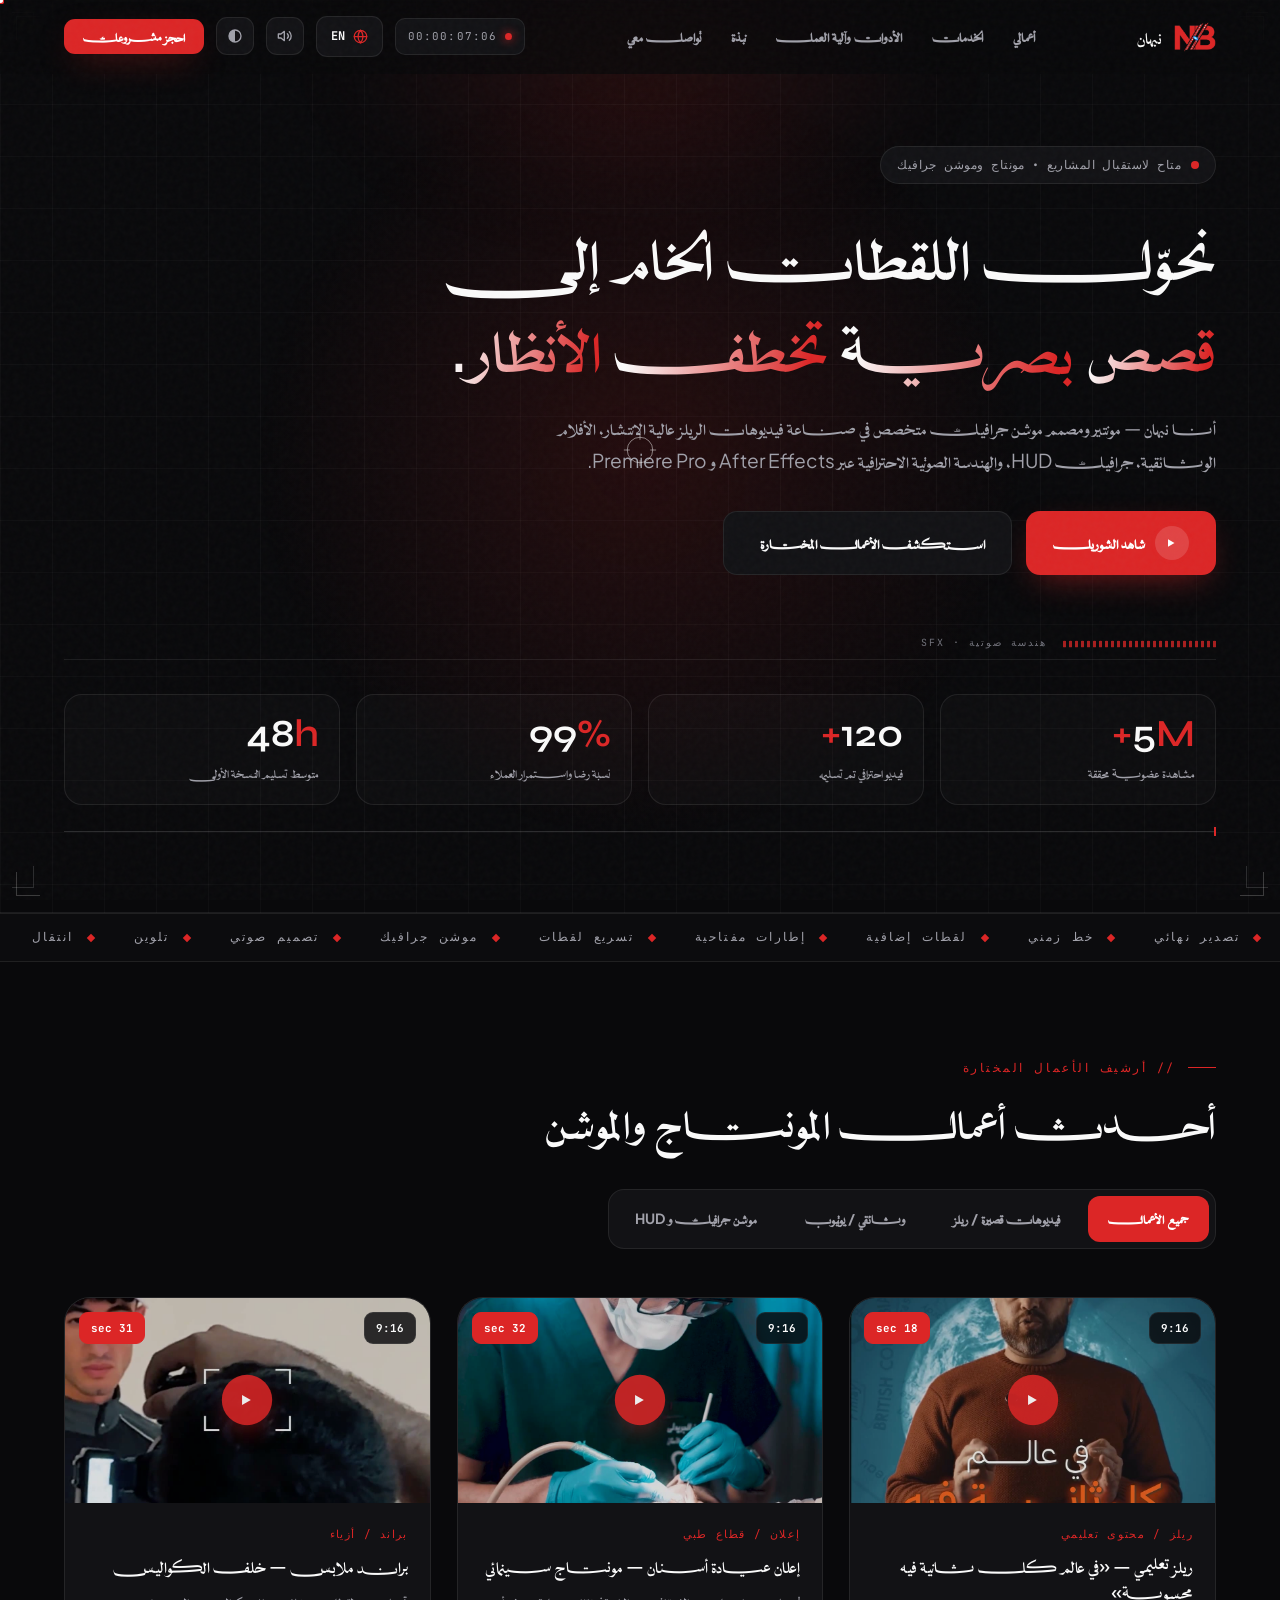
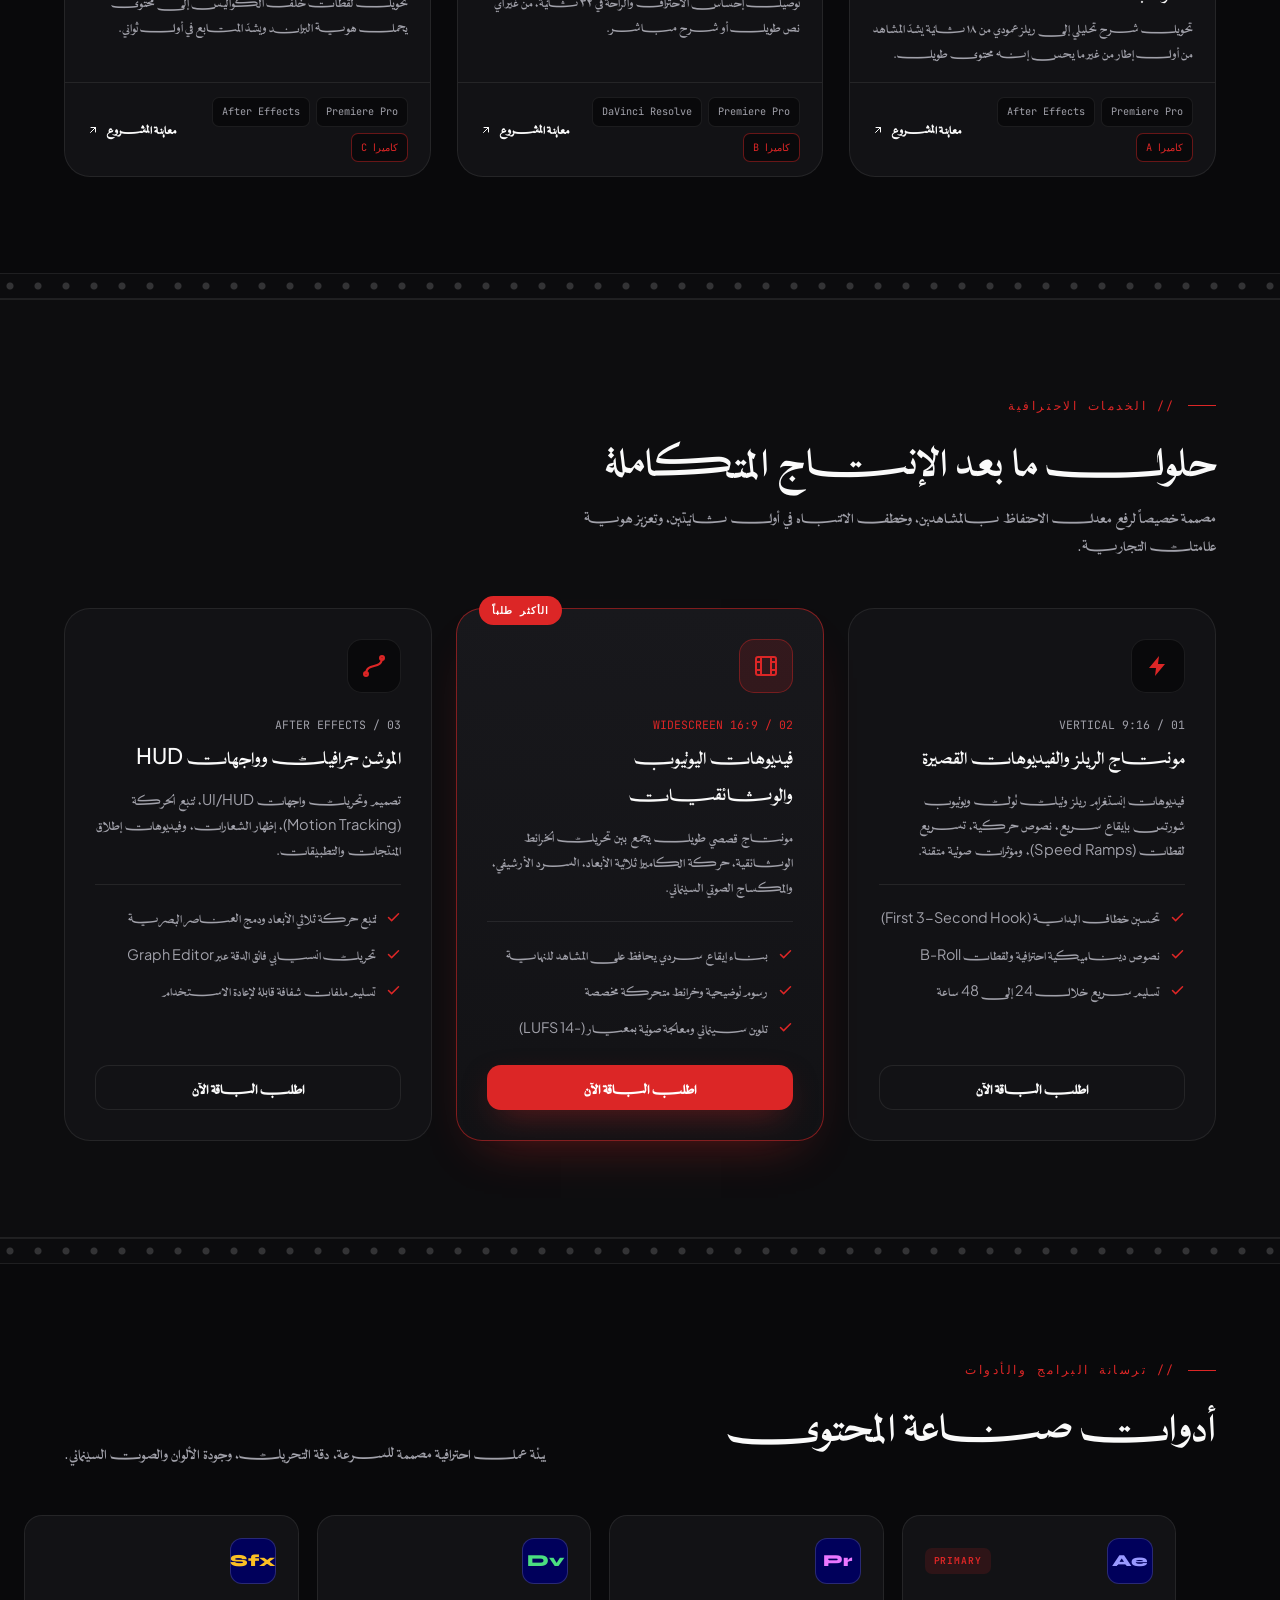
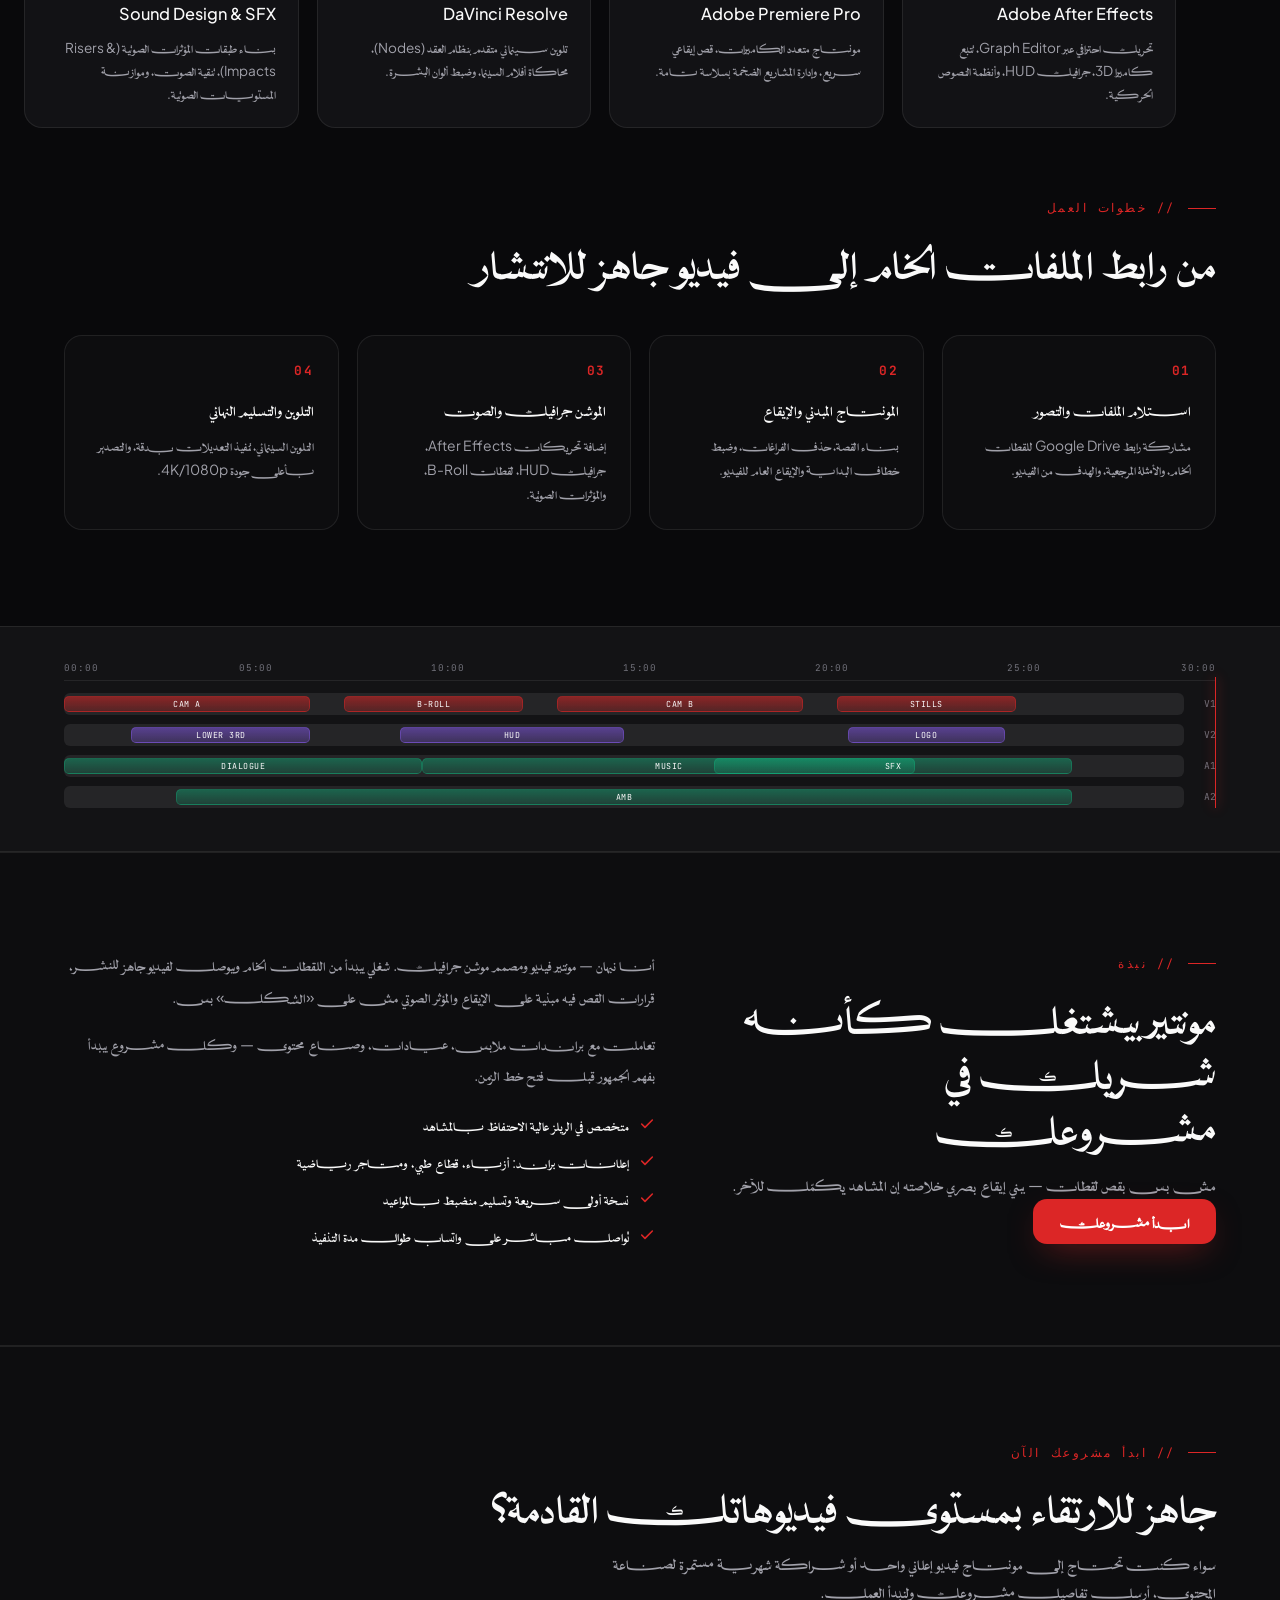
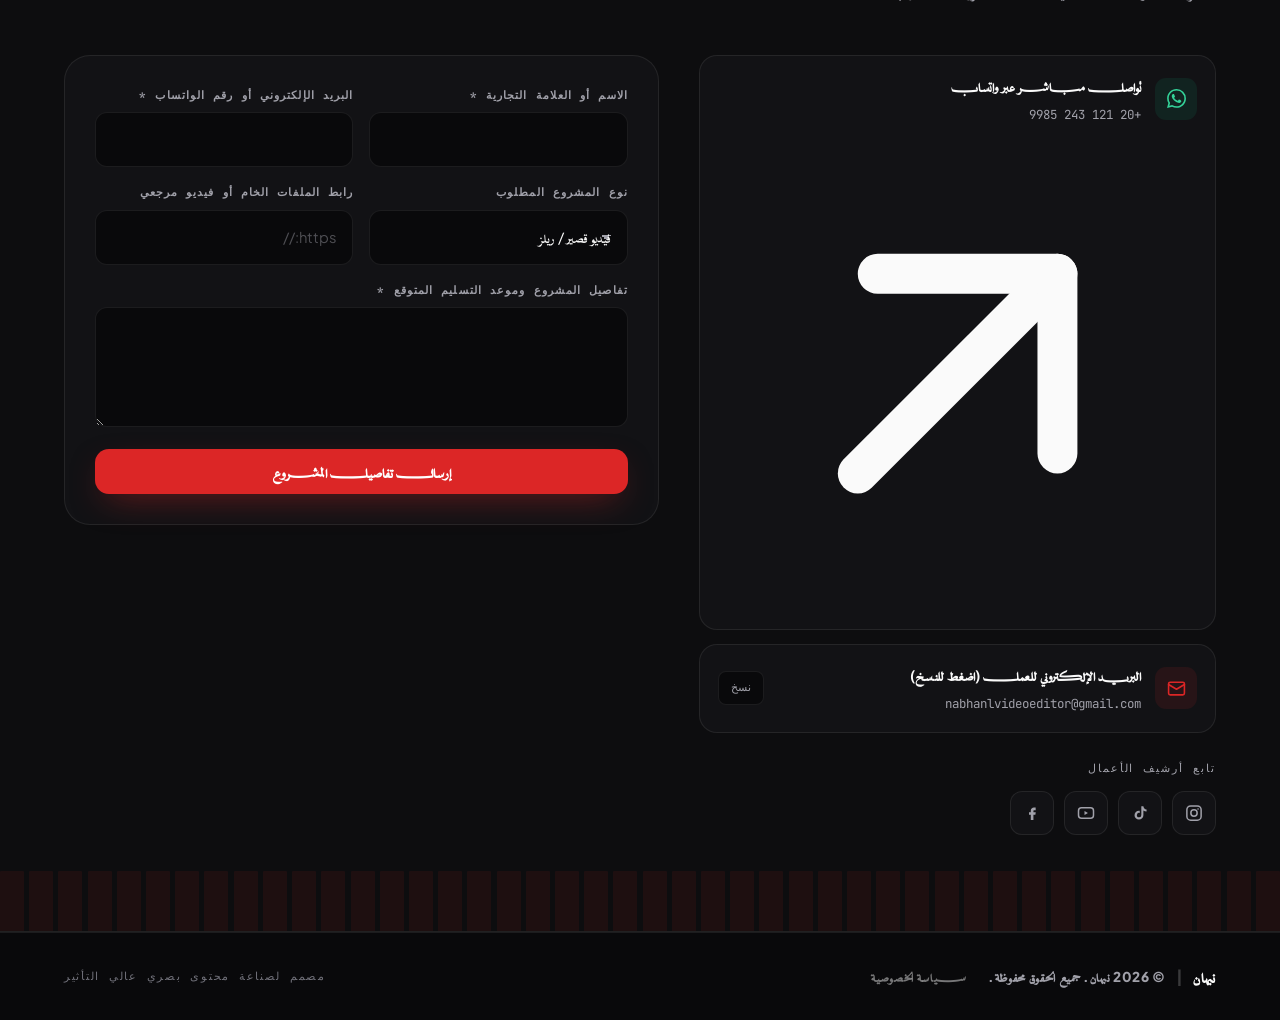
<file: index.html>
<!DOCTYPE html>
<html lang="ar" dir="rtl">
<head>
  <meta charset="UTF-8">
  <meta name="viewport" content="width=device-width, initial-scale=1.0">
  <meta name="theme-color" content="#09090B">
  <script>
    /* تطبيق الستايل المختار قبل أول رسم للصفحة عشان مفيش وميض */
    (function () {
      try {
        var t = localStorage.getItem('nabhan-theme');
        if (t) document.documentElement.setAttribute('data-theme', t);
      } catch (e) {}
    })();
  </script>
  <title>نبهان | فيديو إيديتور</title>
  <meta name="description" content="نبهان — فيديو إيديتور ومصمم موشن جرافيك: ريلز عالية الانتشار، أفلام وثائقية، جرافيك HUD، وهندسة صوتية احترافية.">

  <!-- معاينة اللينك لما يتشارك -->
  <meta property="og:type" content="website">
  <meta property="og:title" content="نبهان | فيديو إيديتور">
  <meta property="og:description" content="نبهان — فيديو إيديتور ومصمم موشن جرافيك: ريلز عالية الانتشار، أفلام وثائقية، جرافيك HUD، وهندسة صوتية احترافية.">
  <meta property="og:image" content="https://nabhanvideoeditor.github.io/assets/img/og-image.png?v=8">
  <meta name="twitter:card" content="summary_large_image">
  <link rel="canonical" href="https://nabhanvideoeditor.github.io/">

  <!-- بيانات منظمة (تساعد جوجل وتحسن الظهور) -->
  <script type="application/ld+json">
  {
    "@context": "https://schema.org",
    "@type": "ProfessionalService",
    "name": "نبهان | فيديو إيديتور",
    "alternateName": "Nabhan | Video Editor",
    "url": "https://nabhanvideoeditor.github.io/",
    "email": "nabhanlvideoeditor@gmail.com",
    "telephone": "+201212439985",
    "image": "https://nabhanvideoeditor.github.io/assets/img/hero-poster.svg",
    "description": "نبهان — فيديو إيديتور ومصمم موشن جرافيك: ريلز عالية الانتشار، أفلام وثائقية، جرافيك HUD، وهندسة صوتية احترافية.",
    "founder": {
      "@type": "Person",
      "name": "نبهان",
      "jobTitle": "Video Editor & Motion Graphics Designer"
    },
    "areaServed": "EG",
    "knowsAbout": ["Video Editing", "Motion Graphics", "Short-Form Reels", "Color Grading", "Sound Design"]
  }
  </script>

  <!-- Fonts: Syne / Plus Jakarta Sans / JetBrains Mono (EN) + Cairo / Tajawal (AR) -->
  <link rel="preconnect" href="https://fonts.googleapis.com">
  <link rel="preconnect" href="https://fonts.gstatic.com" crossorigin>
  <link href="https://fonts.googleapis.com/css2?family=Cairo:wght@400;600;700;800;900&family=Tajawal:wght@400;500;700;800&family=JetBrains+Mono:wght@400;500;700&family=Plus+Jakarta+Sans:wght@400;500;600;700&family=Syne:wght@600;700;800&display=swap" rel="stylesheet">

  <link rel="icon" type="image/png" href="assets/img/logo-badge-dark.png?v=8">
  <link rel="apple-touch-icon" href="assets/img/logo-badge-dark-256.png?v=8">
  <link rel="stylesheet" href="css/style.css?v=8">
  <noscript><style>.loader{display:none}</style></noscript>
</head>
<body>

  <!-- شاشة البداية -->
  <div class="loader" id="loader" aria-hidden="true">
    <span class="loader-logo" aria-hidden="true">
      <span class="logo-layer logo-base"></span>
      <span class="logo-layer logo-letters"></span>
    </span>
    <div class="loader-title">NABHAN &bull; VIDEO EDITOR</div>
    <div class="loader-bar"><span></span></div>
  </div>

  <!-- شريط تقدم القراءة -->
  <div class="scroll-progress" id="scrollProgress"></div>

  <!-- طبقات خلفية المونتاج -->
  <div class="film-edges" aria-hidden="true"><span class="film-edge"></span><span class="film-edge"></span></div>
  <div class="scanline" aria-hidden="true"></div>
  <div class="vf-corners" aria-hidden="true"><i class="vc vc-tl"></i><i class="vc vc-tr"></i><i class="vc vc-bl"></i><i class="vc vc-br"></i></div>

  <!-- طبقة حبيبات سينمائية خفيفة -->
  <div class="grain" aria-hidden="true"></div>
  <div class="ambient-glow" aria-hidden="true"></div>

  <!-- الهيدر -->
  <header id="siteHeader" class="site-header"></header>

  <!-- المحتوى -->
  <main id="app"></main>

  <!-- الفوتر -->
  <footer id="siteFooter" class="site-footer"></footer>

  <!-- المودال (.Lightbox ) -->
  <div id="modalRoot"></div>

  <noscript>
    <div style="padding:40px;text-align:center;font-family:sans-serif;color:#FAFAFA;background:#09090B">
      الموقع ده محتاج JavaScript عشان يشتغل. فعّله في المتصفح من فضلك.
    </div>
  </noscript>

  <script src="js/content.js?v=8"></script>
  <script src="js/main.js?v=8"></script>
</body>
</html>
</file>
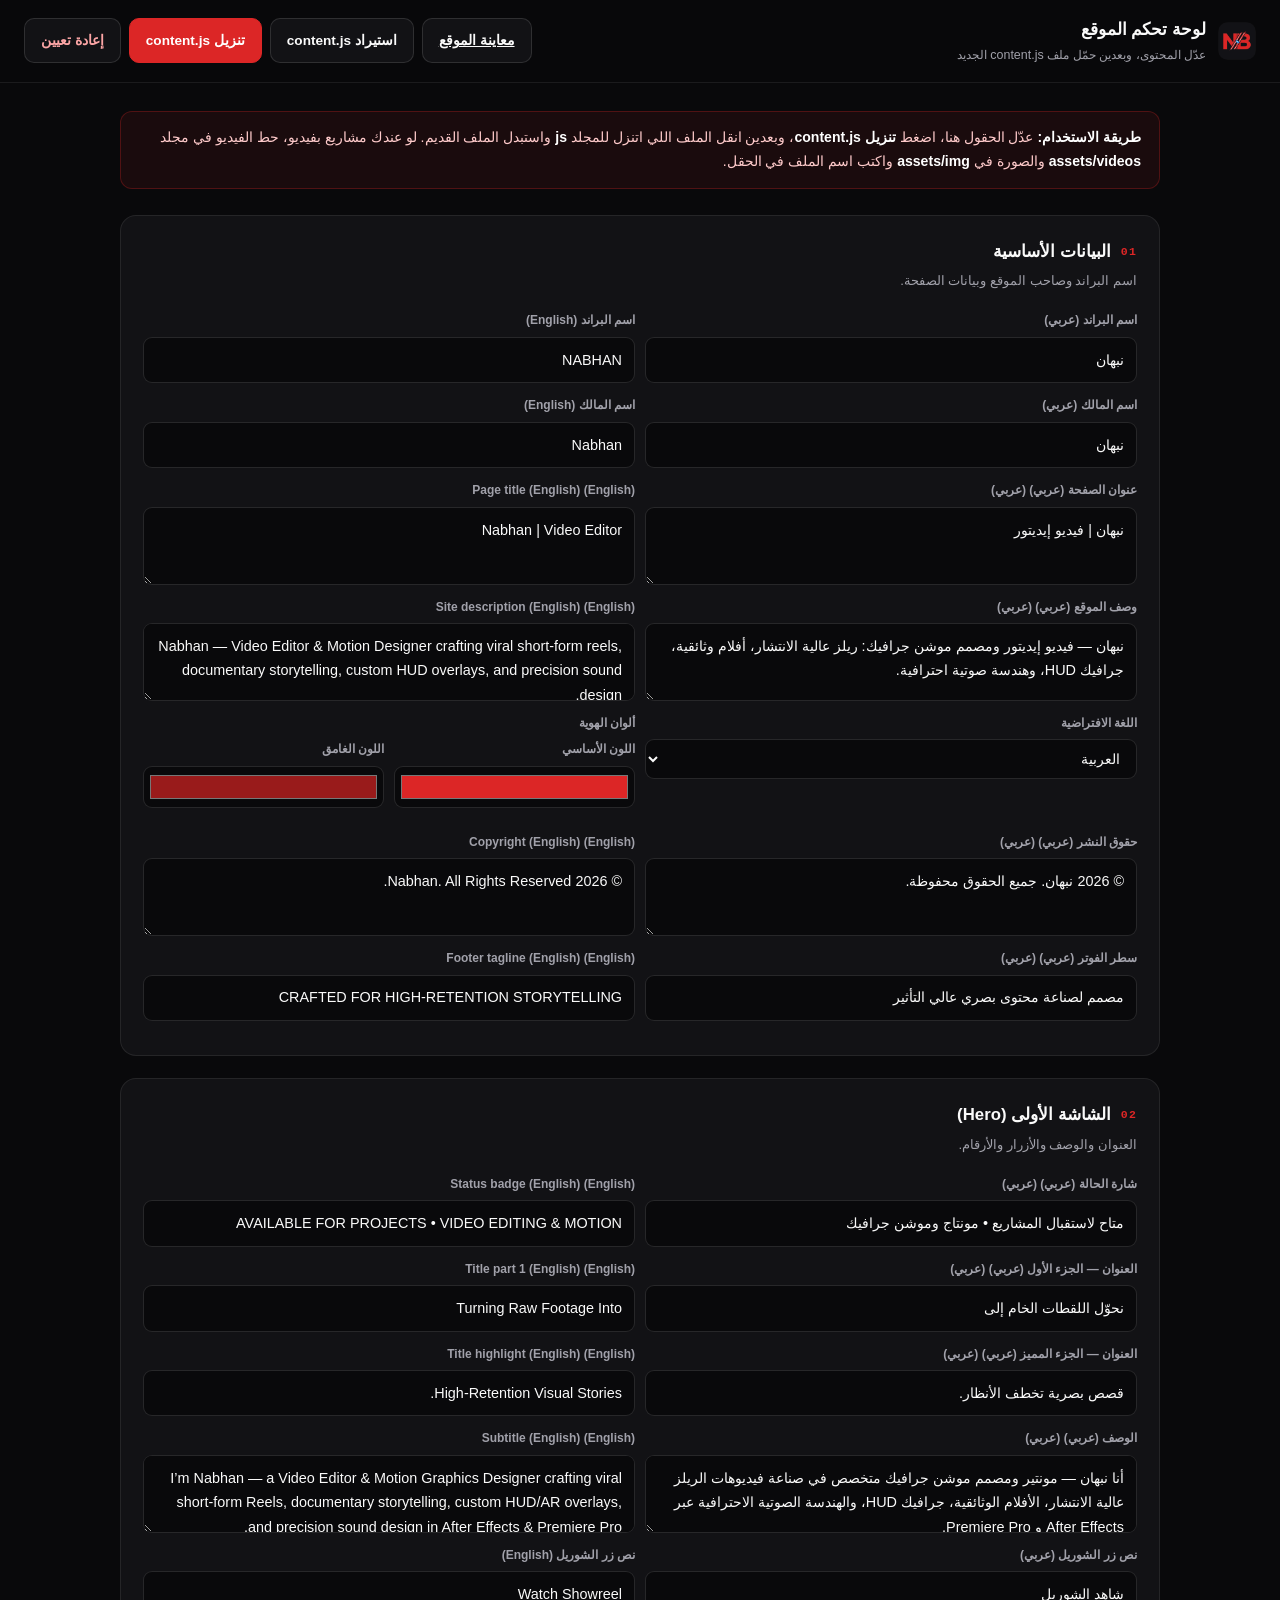
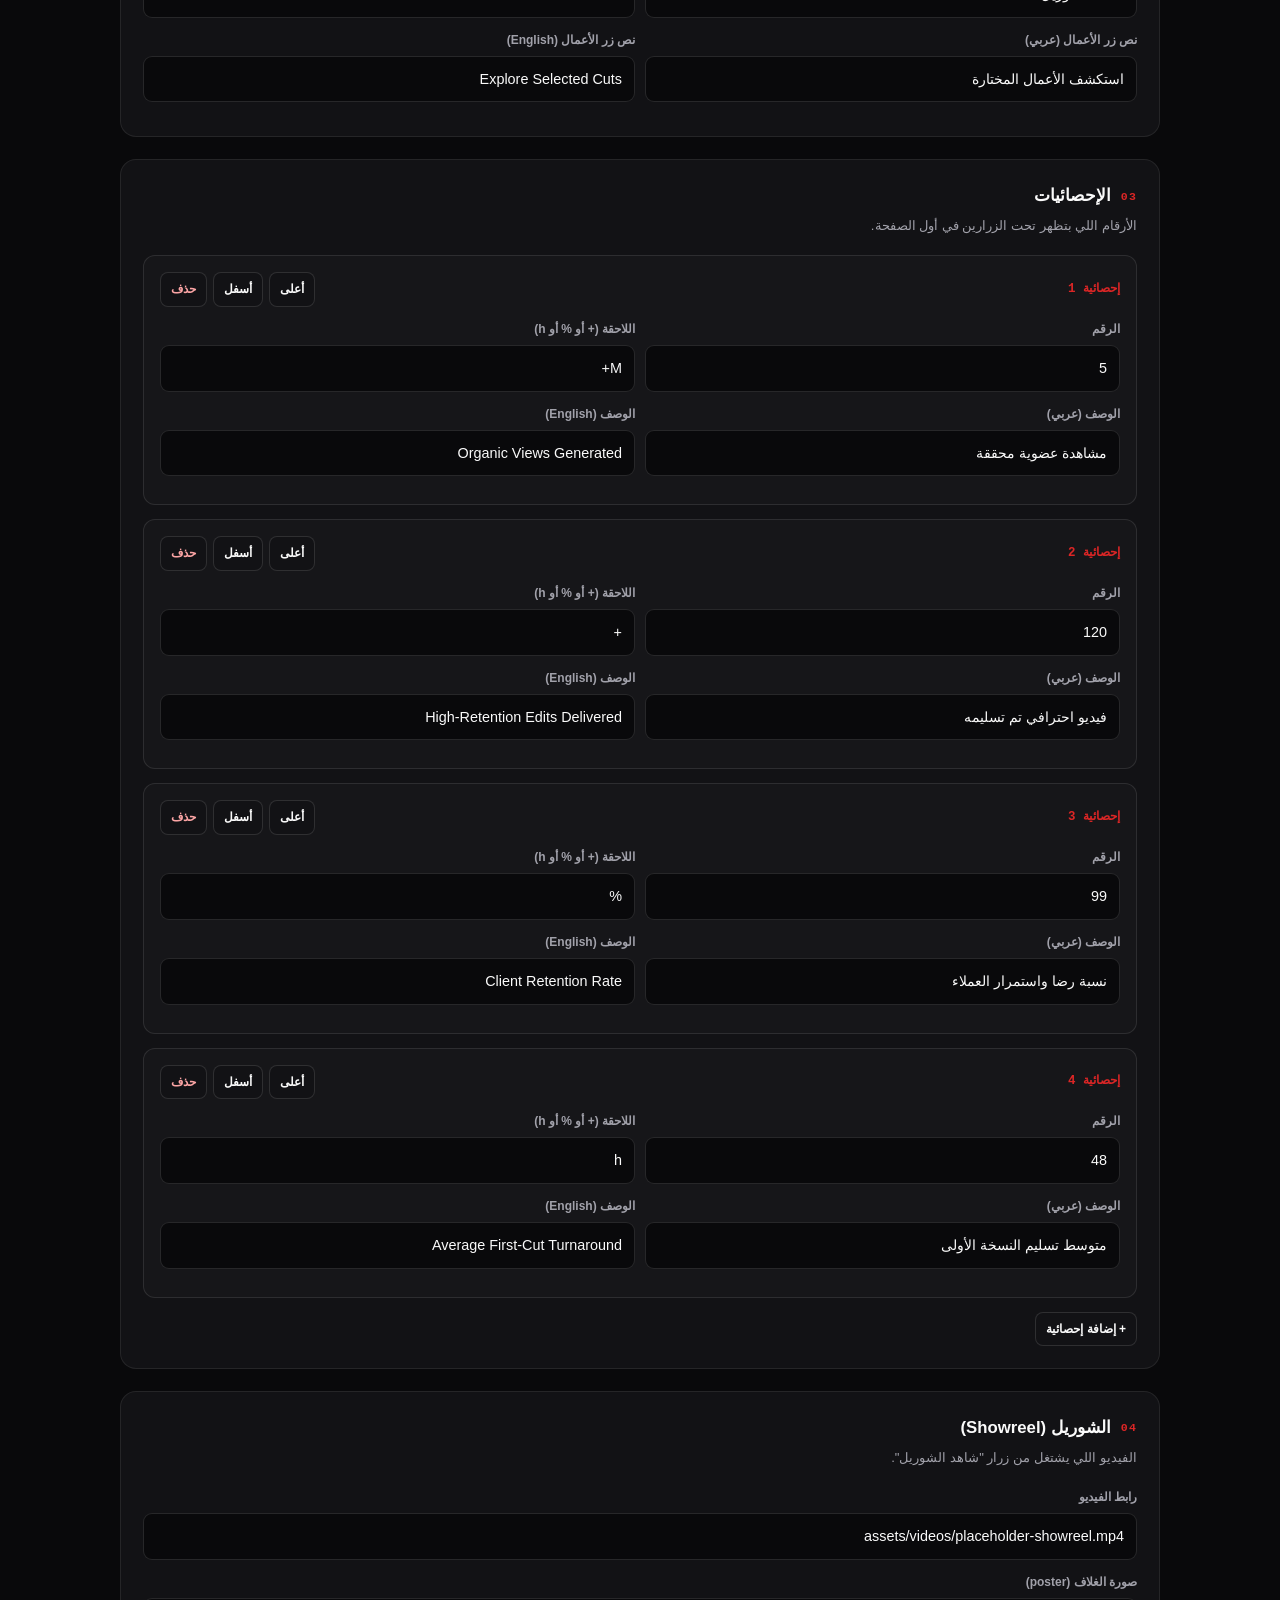
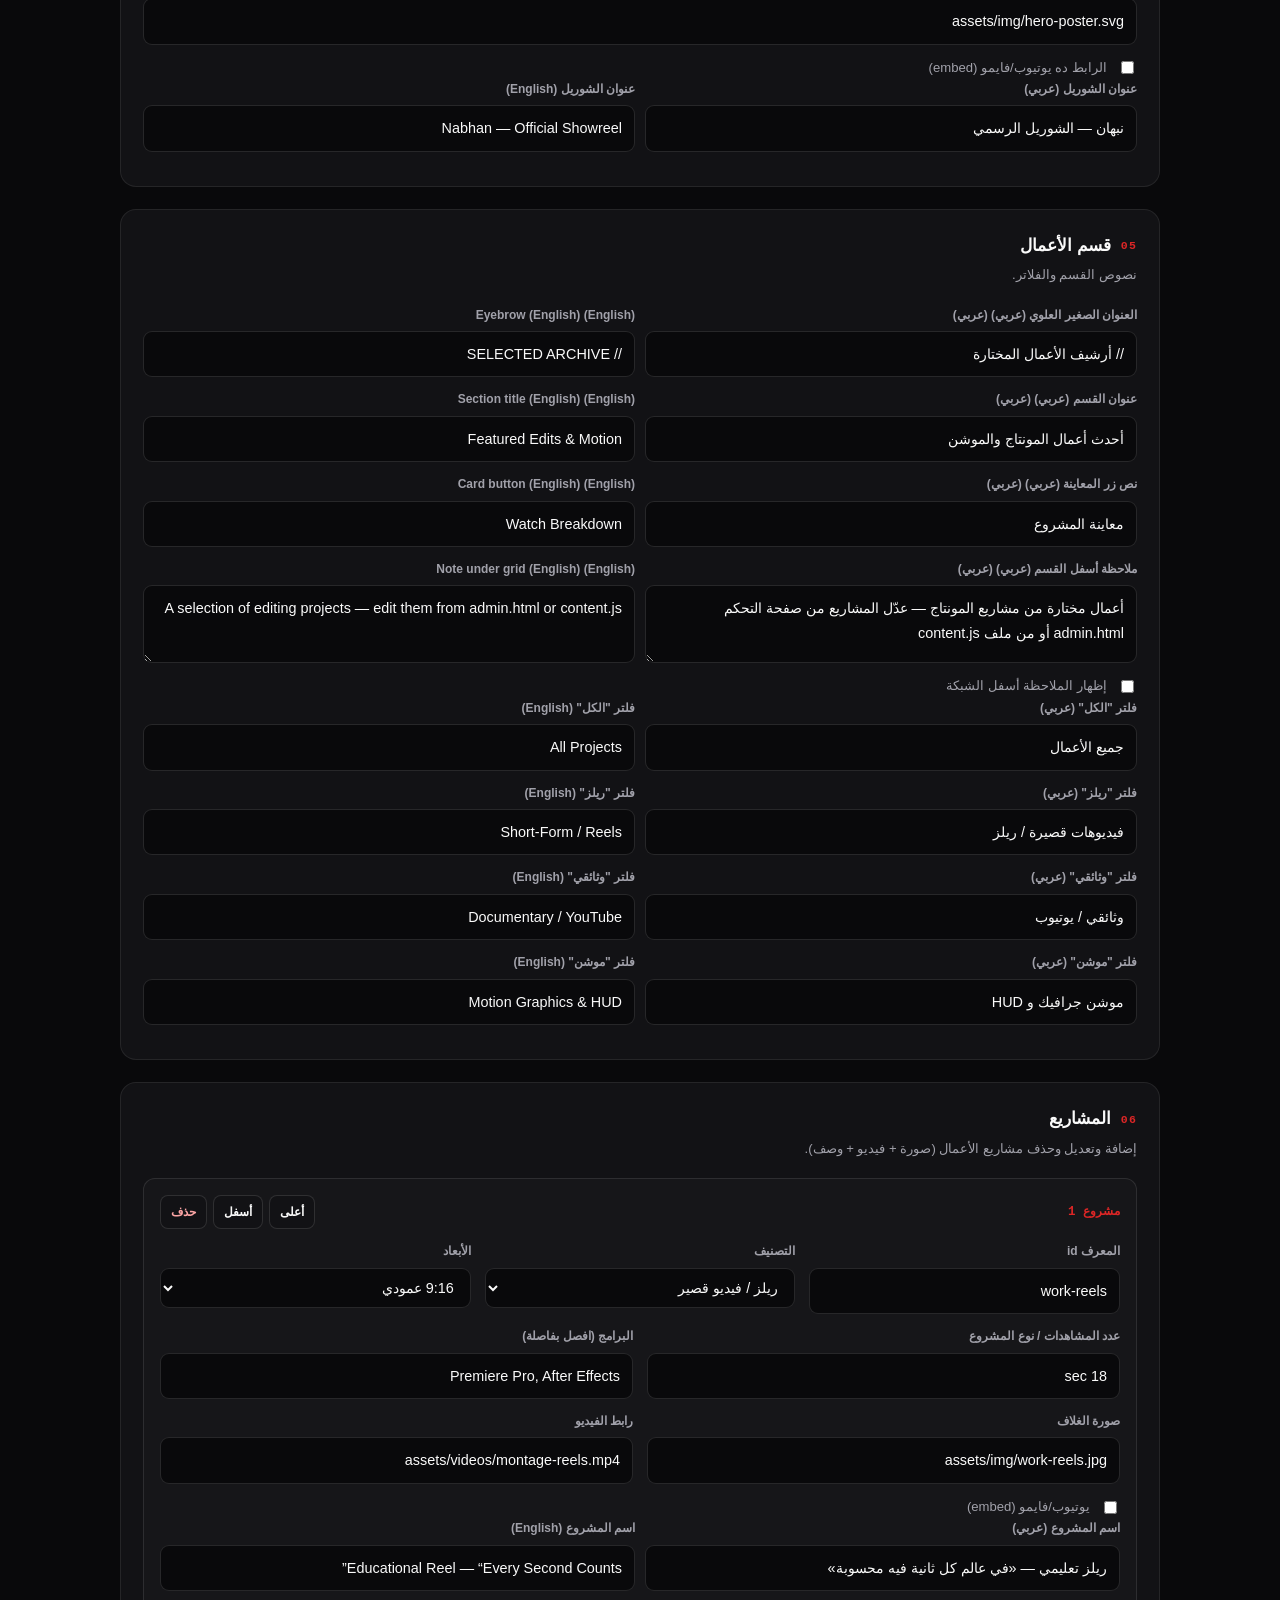
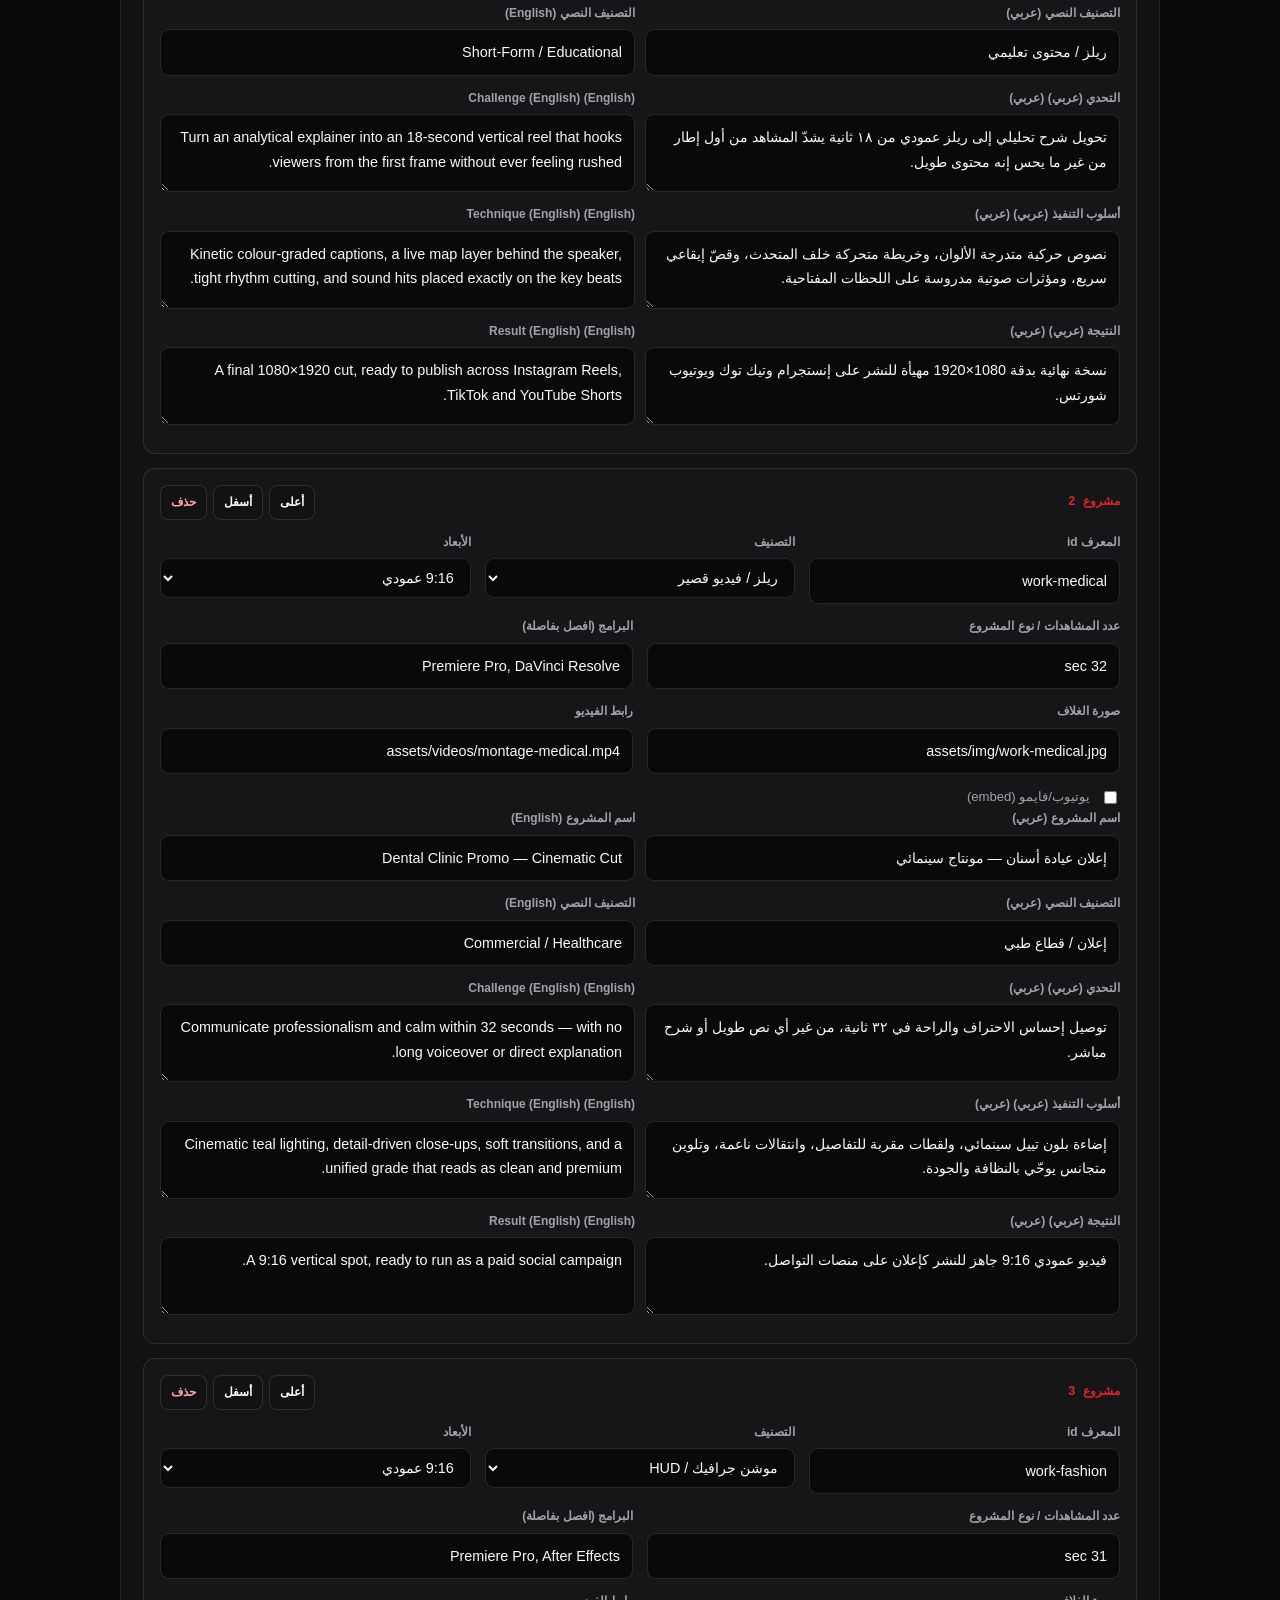
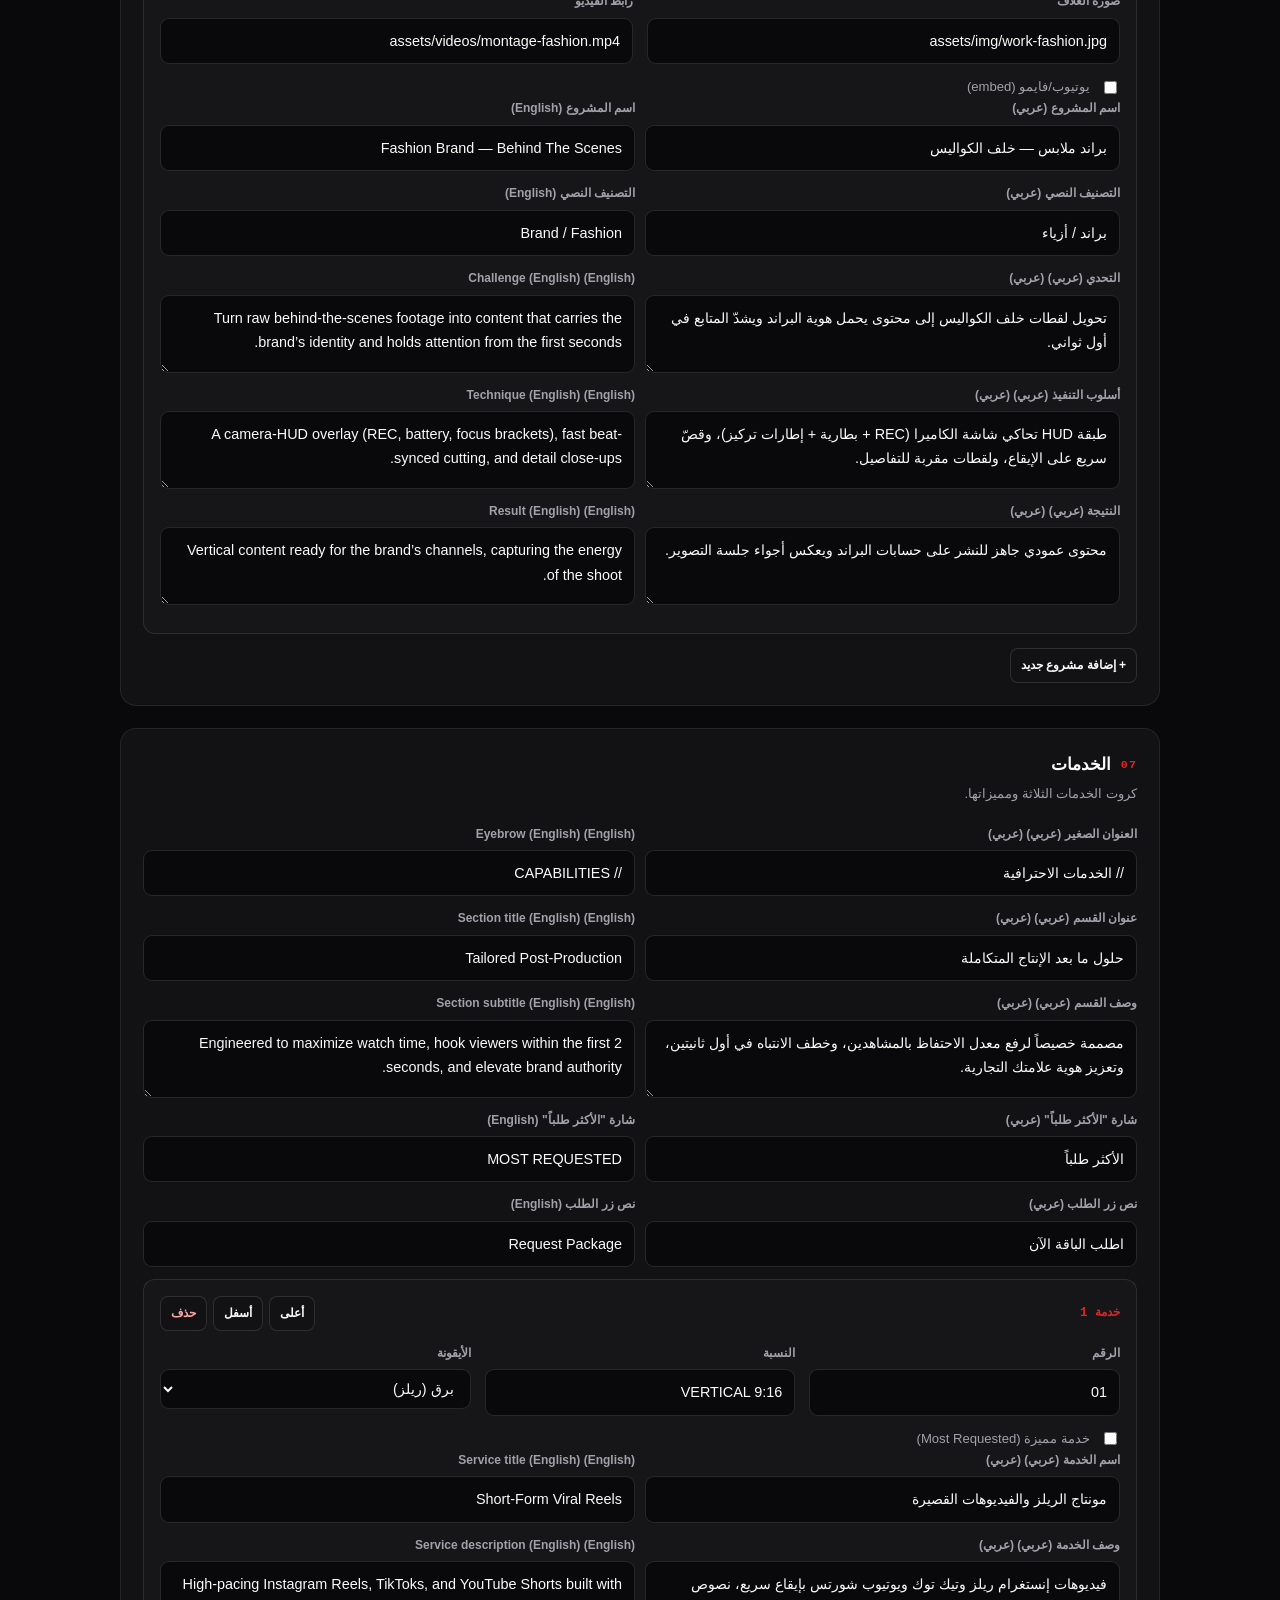
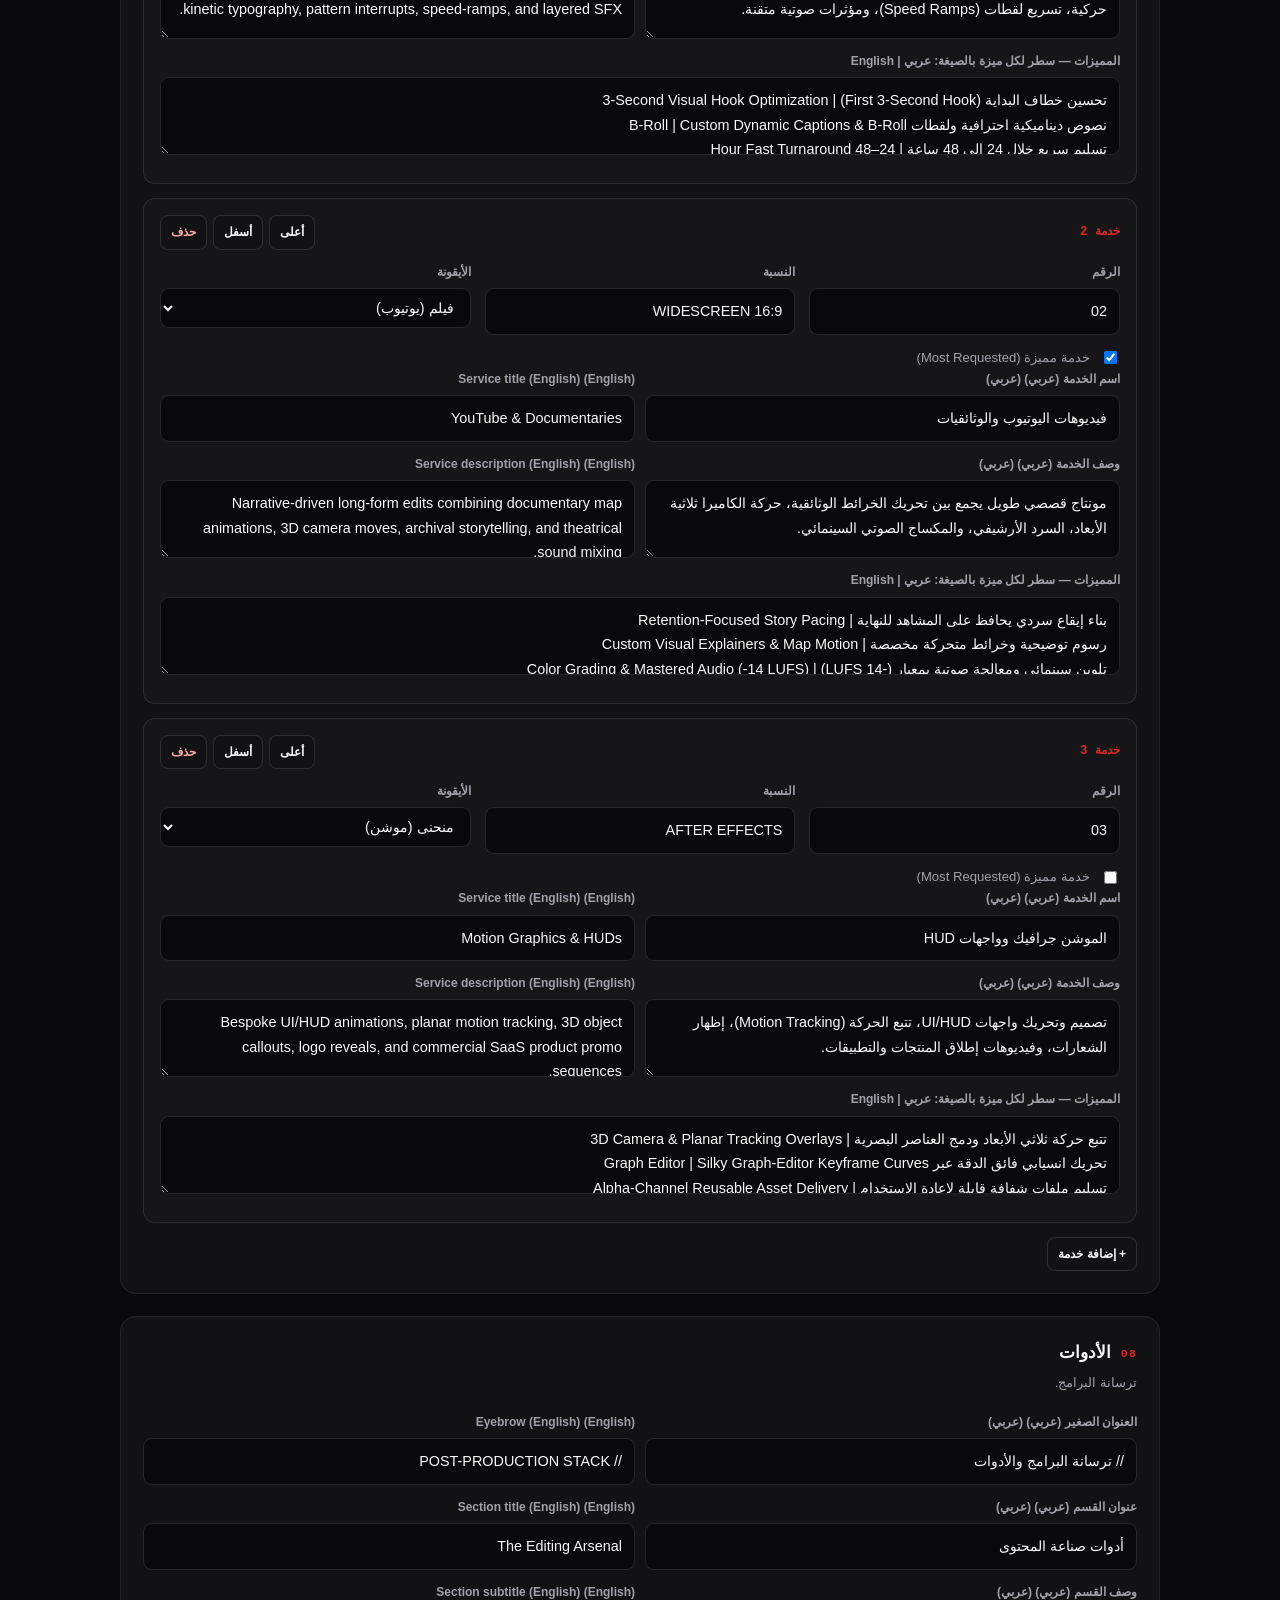
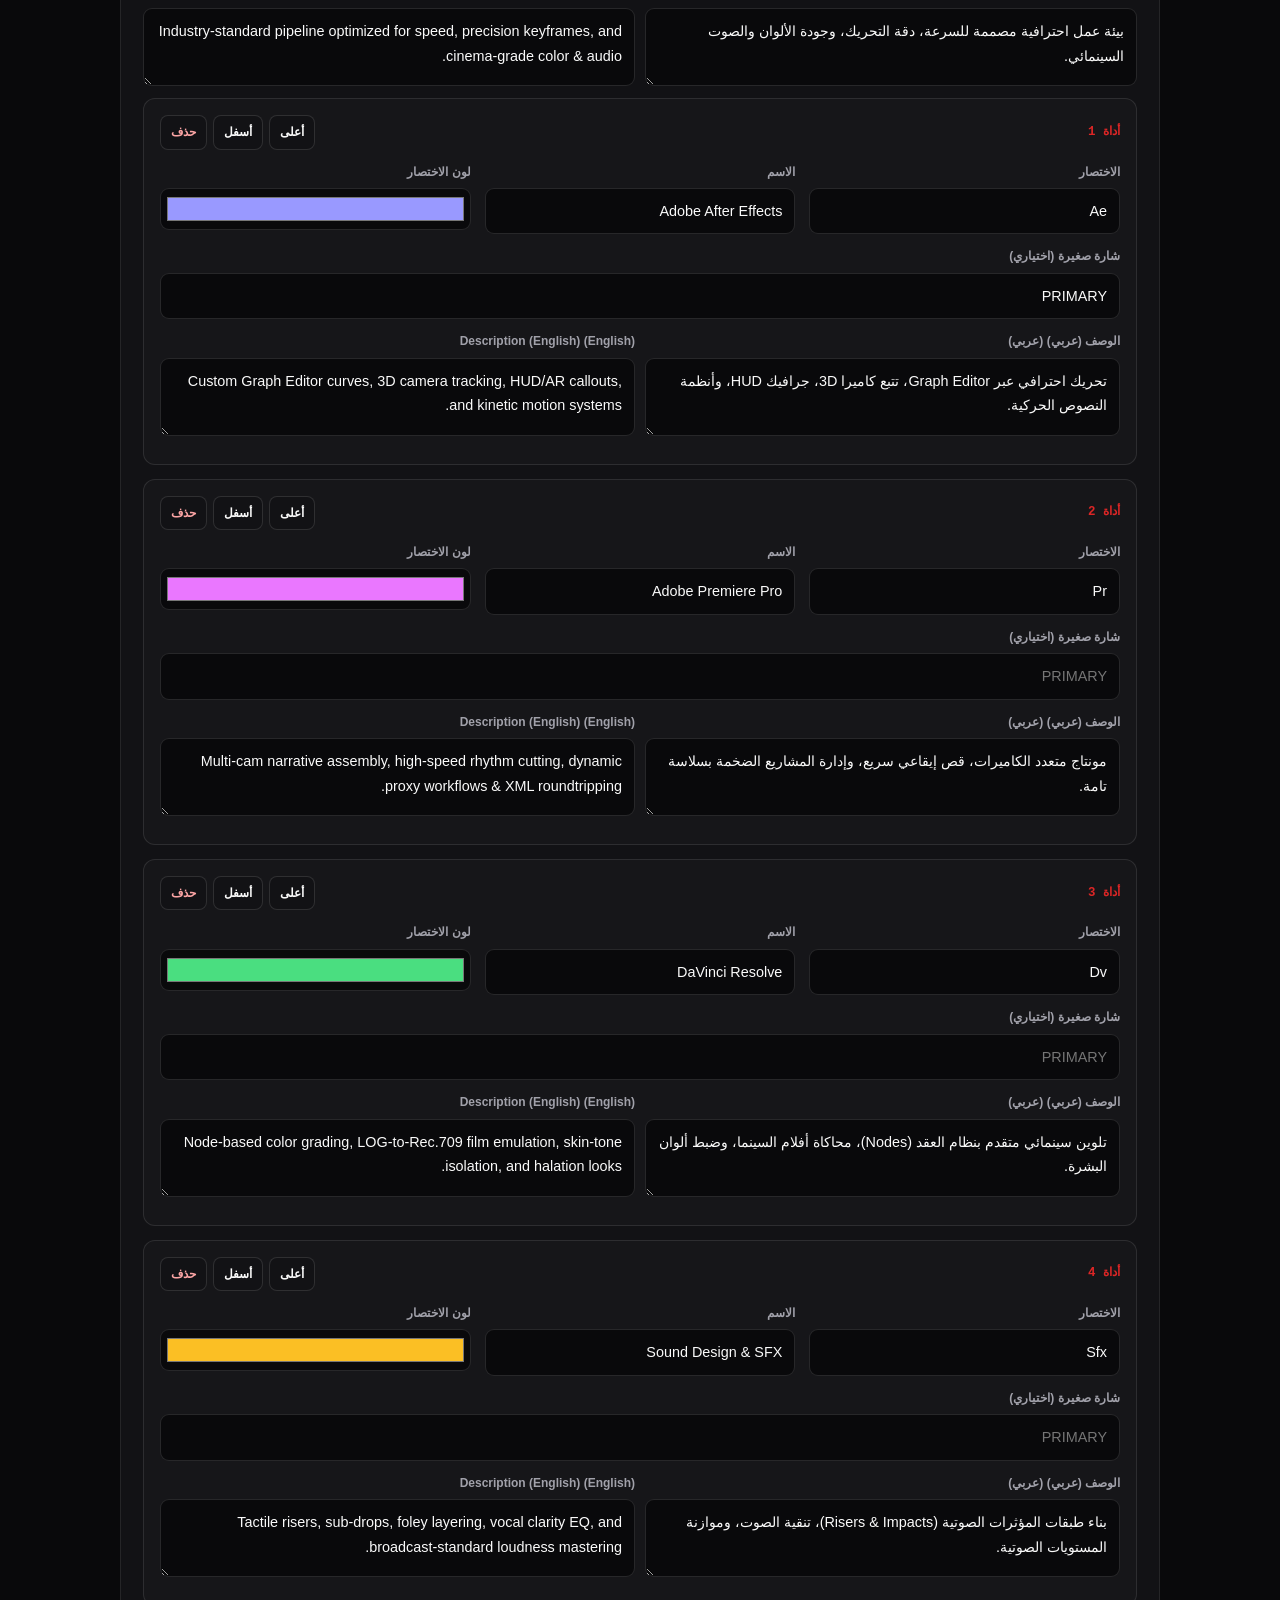
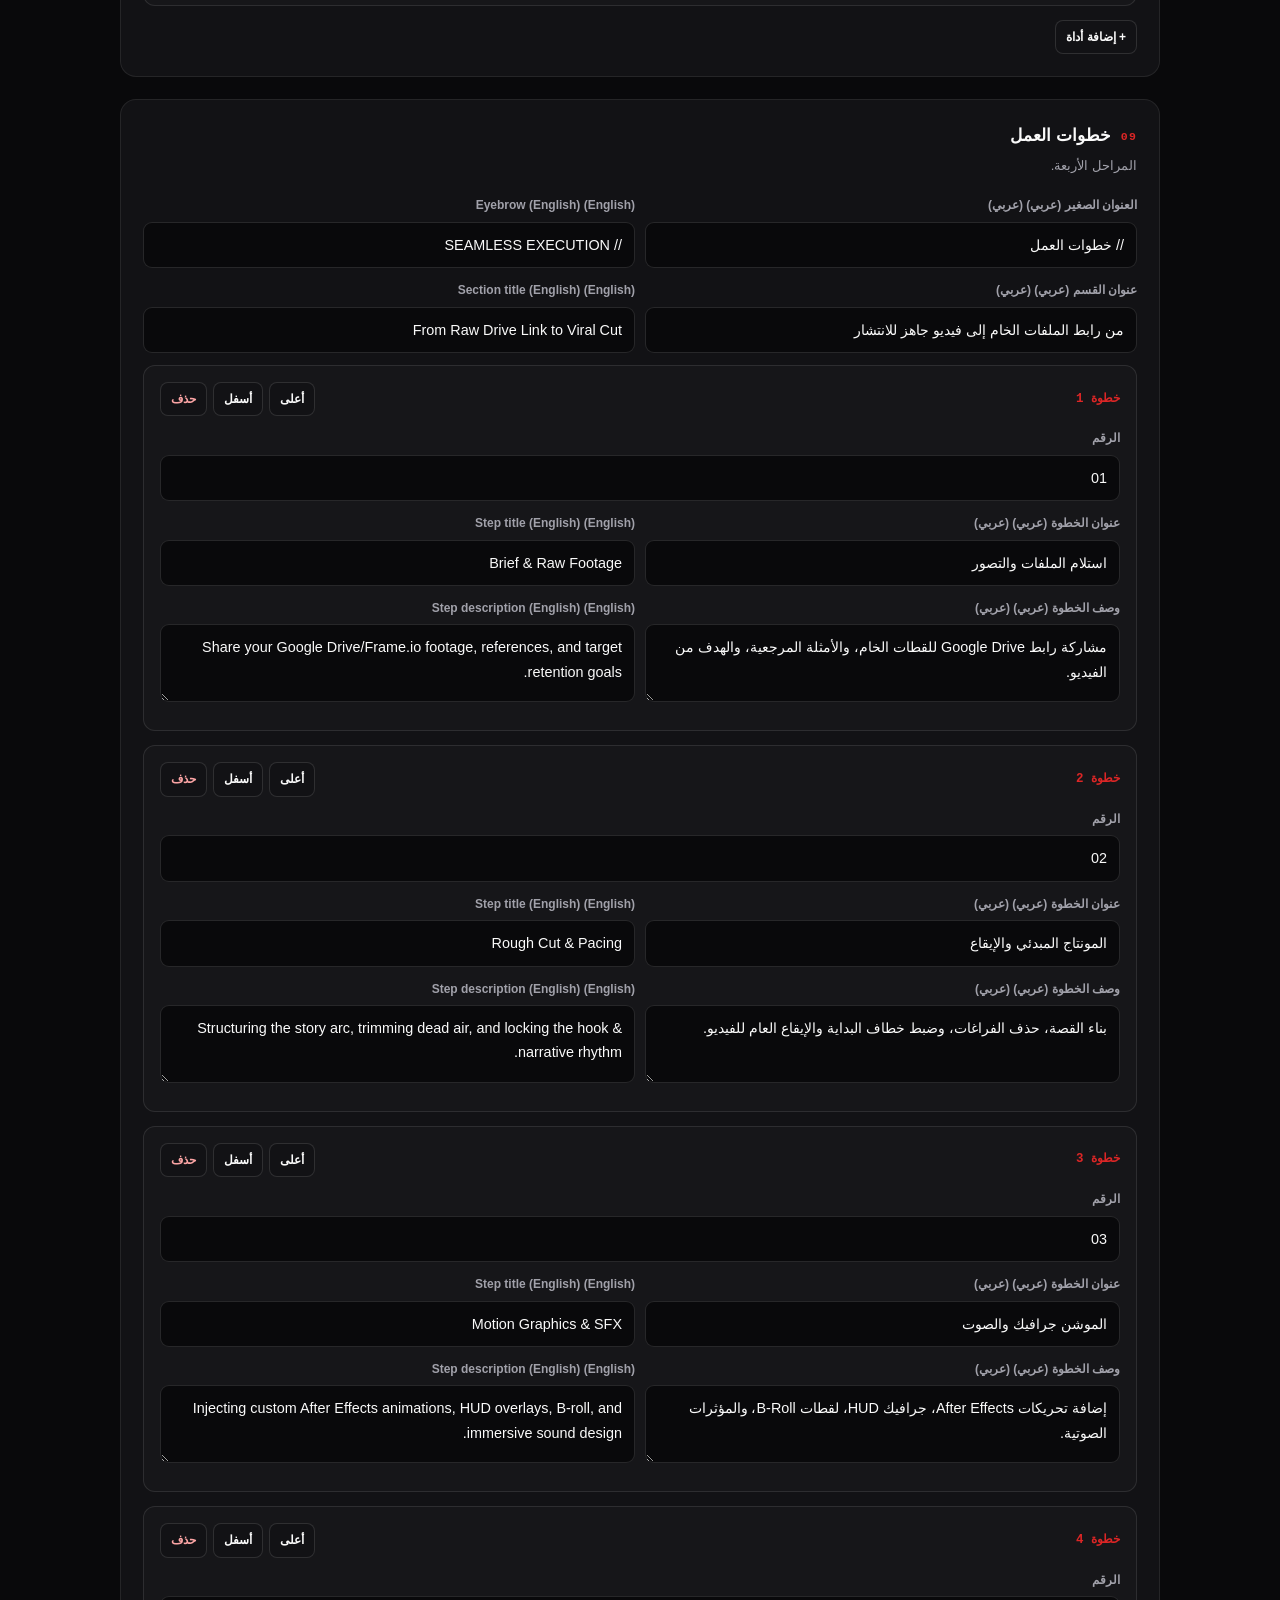
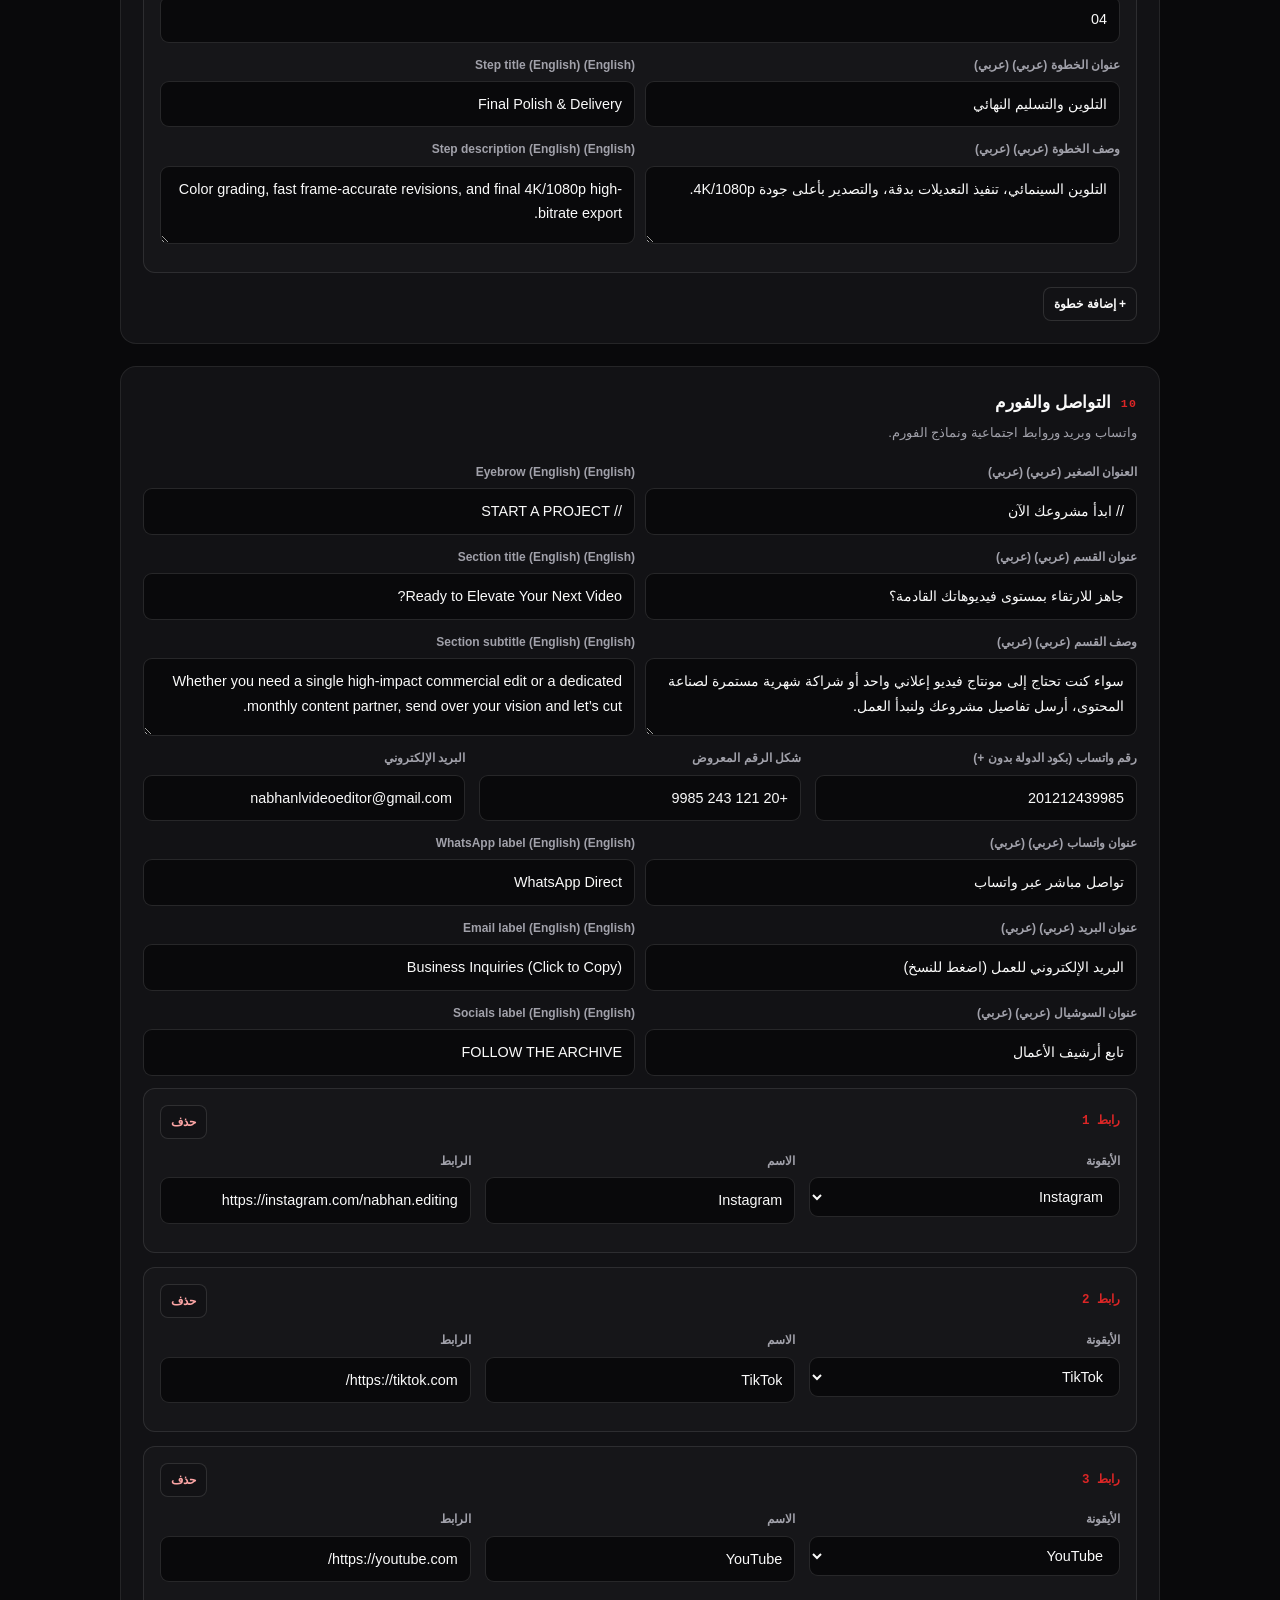
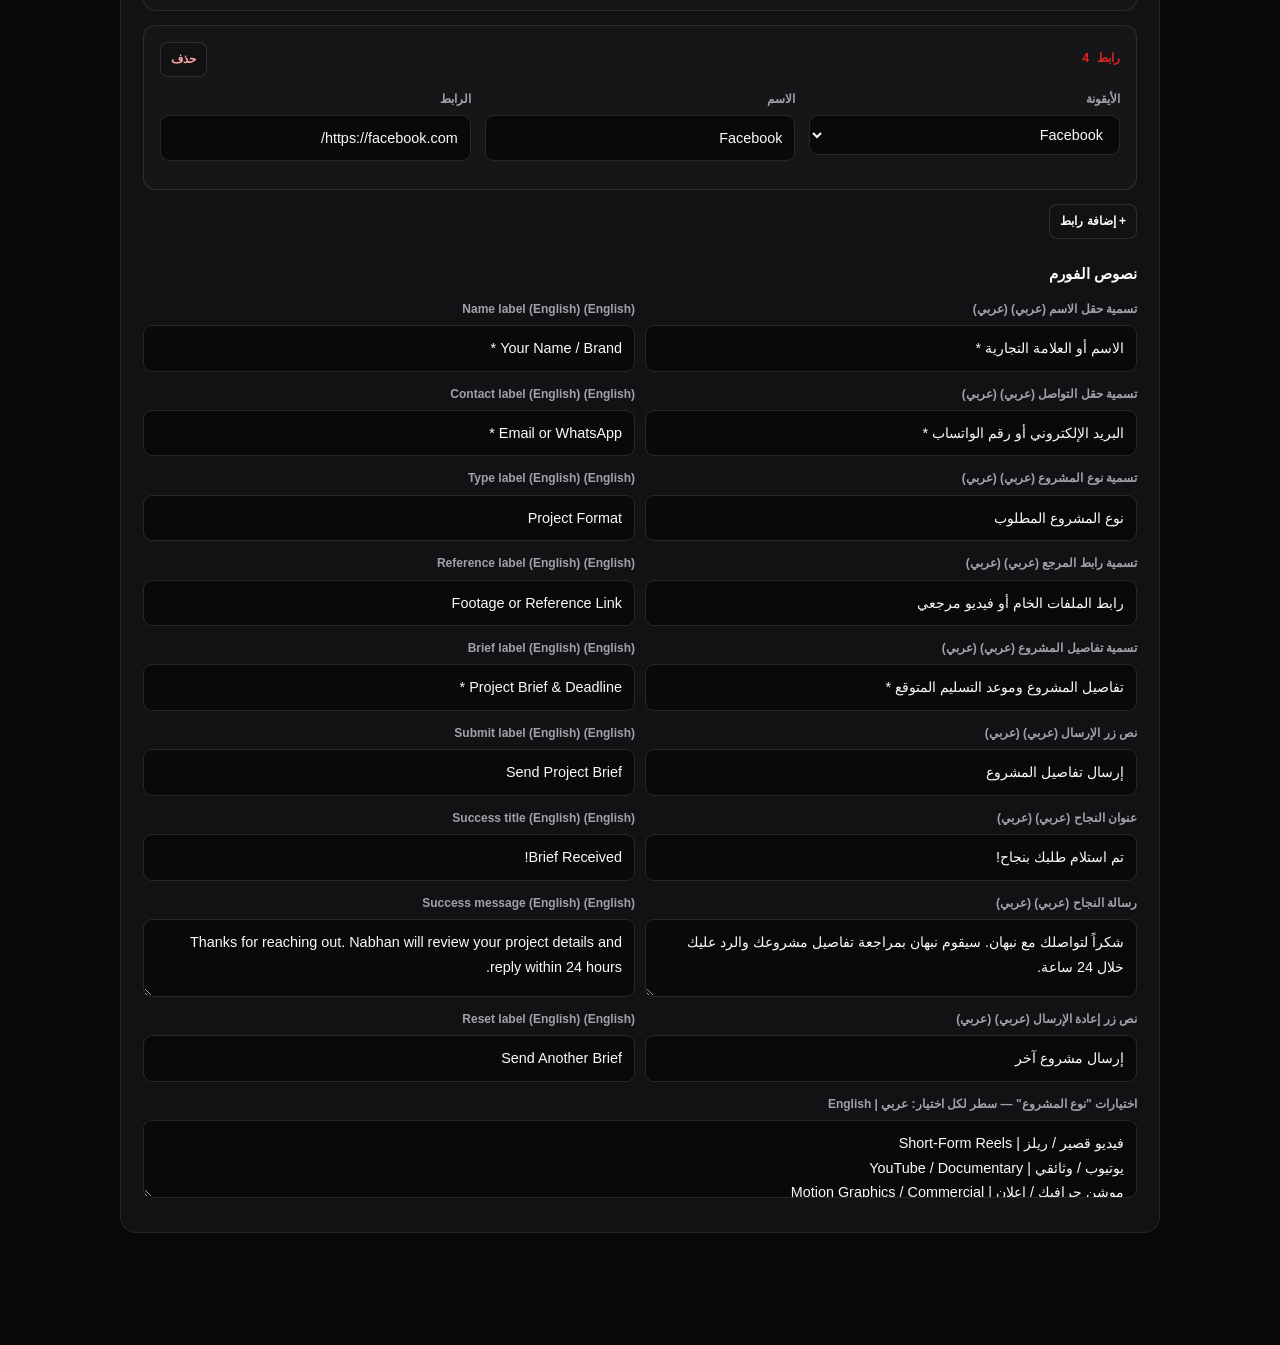
<file: admin.html>
<!DOCTYPE html>
<html lang="ar" dir="rtl">
<head>
<meta charset="UTF-8">
<meta name="viewport" content="width=device-width, initial-scale=1.0">
<title>لوحة تحكم الموقع — نبهان</title>
<style>
  * { box-sizing: border-box; }
  body {
    margin: 0; background: #09090B; color: #FAFAFA;
    font-family: "Panorama Naskh", "Segoe UI", Tahoma, sans-serif;
    font-size: 15px; line-height: 1.7;
  }
  .top {
    position: sticky; top: 0; z-index: 20;
    display: flex; flex-wrap: wrap; align-items: center; justify-content: space-between; gap: 14px;
    padding: 16px 24px; background: rgba(9,9,11,.92);
    backdrop-filter: blur(12px); border-bottom: 1px solid rgba(255,255,255,.08);
  }
  .top-brand { display: flex; align-items: center; gap: 12px; }
  .top-brand img { width: 38px; height: 38px; border-radius: 10px; }
  .top-brand h1 { font-size: 1.05rem; margin: 0; }
  .top-brand p { margin: 0; color: #A1A1AA; font-size: .78rem; }
  .actions { display: flex; flex-wrap: wrap; gap: 8px; }
  .btn {
    display: inline-flex; align-items: center; gap: 8px;
    padding: 10px 16px; border-radius: 10px; border: 1px solid rgba(255,255,255,.12);
    background: #121215; color: #FAFAFA; font: inherit; font-size: .85rem; font-weight: 700;
    cursor: pointer; transition: background .2s, border-color .2s;
  }
  .btn:hover { background: #18181C; border-color: rgba(255,255,255,.25); }
  .btn-primary { background: #DC2626; border-color: #DC2626; color: #fff; }
  .btn-primary:hover { background: #991B1B; border-color: #991B1B; }
  .btn-danger { color: #FCA5A5; }
  .btn-xs { padding: 6px 10px; font-size: .75rem; border-radius: 8px; }

  .wrap { max-width: 1080px; margin: 0 auto; padding: 28px 20px 90px; }
  .hint {
    background: rgba(220,38,38,.08); border: 1px solid rgba(220,38,38,.28);
    border-radius: 12px; padding: 14px 18px; margin-bottom: 26px;
    color: #FECACA; font-size: .88rem;
  }
  .hint b { color: #fff; }

  .card {
    background: #121215; border: 1px solid rgba(255,255,255,.08);
    border-radius: 16px; padding: 22px; margin-bottom: 22px;
  }
  .card > h2 {
    font-size: 1.05rem; margin: 0 0 4px; display: flex; align-items: center; gap: 10px;
  }
  .card > h2 .n {
    font-family: ui-monospace, monospace; font-size: .72rem; color: #DC2626; letter-spacing: .1em;
  }
  .card > p.desc { color: #A1A1AA; font-size: .82rem; margin: 0 0 18px; }

  .grid2 { display: grid; grid-template-columns: 1fr 1fr; gap: 14px; }
  .grid3 { display: grid; grid-template-columns: repeat(3, 1fr); gap: 14px; }
  @media (max-width: 760px) { .grid2, .grid3 { grid-template-columns: 1fr; } }

  .fld { display: flex; flex-direction: column; gap: 6px; margin-bottom: 12px; }
  .fld > span { font-size: .75rem; color: #A1A1AA; font-weight: 700; }
  .fld input[type=text], .fld input[type=url], .fld input[type=number], .fld input[type=color],
  .fld select, .fld textarea {
    width: 100%; padding: 10px 12px; border-radius: 9px;
    background: #09090B; border: 1px solid rgba(255,255,255,.12);
    color: #FAFAFA; font: inherit; font-size: .9rem;
  }
  .fld textarea { min-height: 78px; resize: vertical; }
  .fld input:focus, .fld select:focus, .fld textarea:focus {
    outline: none; border-color: #DC2626; box-shadow: 0 0 0 3px rgba(220,38,38,.15);
  }
  .fld input[type=color] { height: 42px; padding: 4px; cursor: pointer; }
  .fld-inline { display: flex; align-items: center; gap: 10px; }
  .fld-inline input { width: auto; }
  .fld-inline span { font-size: .82rem; color: #A1A1AA; }
  .bi { display: grid; grid-template-columns: 1fr 1fr; gap: 10px; }
  @media (max-width: 560px) { .bi { grid-template-columns: 1fr; } }

  .item {
    position: relative; border: 1px solid rgba(255,255,255,.1);
    border-radius: 12px; padding: 16px; margin-bottom: 14px; background: rgba(255,255,255,.02);
  }
  .item-head {
    display: flex; align-items: center; justify-content: space-between; gap: 10px; margin-bottom: 12px;
  }
  .item-head b { font-family: ui-monospace, monospace; font-size: .78rem; color: #DC2626; }
  .item-tools { display: flex; gap: 6px; }
  .add-row { margin-top: 6px; }

  .toast {
    position: fixed; bottom: 24px; inset-inline-start: 50%; transform: translateX(-50%) translateY(20px);
    background: #18181C; border: 1px solid rgba(255,255,255,.16); color: #FAFAFA;
    padding: 13px 22px; border-radius: 12px; font-size: .9rem;
    opacity: 0; visibility: hidden; transition: all .3s ease; z-index: 50;
    box-shadow: 0 20px 40px -18px rgba(0,0,0,.8); max-width: 90vw;
  }
  .toast.show { opacity: 1; visibility: visible; transform: translateX(-50%) translateY(0); }
  .toast.ok { border-color: rgba(16,185,129,.5); }
  .toast.err { border-color: rgba(220,38,38,.6); }
</style>
</head>
<body>

<header class="top">
  <div class="top-brand">
    <img src="assets/img/logo-badge-dark.png" alt="logo">
    <div>
      <h1>لوحة تحكم الموقع</h1>
      <p>عدّل المحتوى، وبعدين حمّل ملف content.js الجديد</p>
    </div>
  </div>
  <div class="actions">
    <a class="btn" href="index.html" target="_blank" rel="noopener">معاينة الموقع</a>
    <label class="btn" for="importFile">استيراد content.js</label>
    <input type="file" id="importFile" accept=".js,text/javascript" hidden>
    <button class="btn btn-primary" id="saveBtn" type="button">تنزيل content.js</button>
    <button class="btn btn-danger" id="resetBtn" type="button">إعادة تعيين</button>
  </div>
</header>

<main class="wrap">
  <div class="hint">
    <b>طريقة الاستخدام:</b> عدّل الحقول هنا، اضغط <b>تنزيل content.js</b>، وبعدين انقل الملف اللي اتنزل
    للمجلد <b>js</b> واستبدل الملف القديم. لو عندك مشاريع بفيديو، حط الفيديو في مجلد
    <b>assets/videos</b> والصورة في <b>assets/img</b> واكتب اسم الملف في الحقل.
  </div>

  <div id="adminForm"></div>
</main>

<div class="toast" id="toast"></div>

<script src="js/content.js"></script>
<script>
(function () {
  'use strict';

  /* ------------------------- أدوات ------------------------- */
  function $(s, r) { return (r || document).querySelector(s); }
  function $$(s, r) { return Array.prototype.slice.call((r || document).querySelectorAll(s)); }
  function esc(v) {
    return String(v == null ? '' : v)
      .replace(/&/g, '&amp;').replace(/</g, '&lt;').replace(/>/g, '&gt;')
      .replace(/"/g, '&quot;').replace(/'/g, '&#39;');
  }
  function clone(o) { return JSON.parse(JSON.stringify(o)); }
  function getByPath(o, p) { return p.split('.').reduce(function (a, k) { return a[k]; }, o); }
  function setByPath(o, p, v) {
    var ks = p.split('.'), i;
    for (i = 0; i < ks.length - 1; i++) o = o[ks[i]];
    o[ks[ks.length - 1]] = v;
  }

  var draft = clone(SITE);

  var toastTimer;
  function toast(msg, kind) {
    var t = $('#toast');
    t.textContent = msg;
    t.className = 'toast show ' + (kind || 'ok');
    clearTimeout(toastTimer);
    toastTimer = setTimeout(function () { t.className = 'toast'; }, 3200);
  }

  /* ------------------------- عناصر جاهزة ------------------------- */
  var CATEGORIES = [
    ['reels', 'ريلز / فيديو قصير'],
    ['documentary', 'وثائقي / يوتيوب'],
    ['motion', 'موشن جرافيك / HUD']
  ];
  var RATIOS = [['16:9', '16:9 أفقي'], ['9:16', '9:16 عمودي']];
  var SVC_ICONS = [['bolt', 'برق (ريلز)'], ['film', 'فيلم (يوتيوب)'], ['bezier', 'منحنى (موشن)']];
  var SOCIAL_ICONS = [
    ['instagram', 'Instagram'], ['tiktok', 'TikTok'], ['youtube', 'YouTube'],
    ['facebook', 'Facebook'], ['x', 'X'], ['linkedin', 'LinkedIn'],
    ['behance', 'Behance'], ['vimeo', 'Vimeo']
  ];

  function opts(list, current) {
    return list.map(function (o) {
      return '<option value="' + o[0] + '"' + (String(current) === o[0] ? ' selected' : '') + '>' + esc(o[1]) + '</option>';
    }).join('');
  }

  /* ------------------------- محددات حقول ------------------------- */
  function fld(label, path, value, type) {
    type = type || 'text';
    var v = esc(value);
    var input;
    if (type === 'textarea') {
      input = '<textarea data-path="' + path + '">' + v + '</textarea>';
    } else if (type === 'color') {
      input = '<input type="color" data-path="' + path + '" value="' + v + '">';
    } else if (type === 'url') {
      input = '<input type="url" data-path="' + path + '" value="' + v + '" placeholder="https:// أو assets/...">';
    } else {
      input = '<input type="text" data-path="' + path + '" value="' + v + '">';
    }
    return '<label class="fld"><span>' + esc(label) + '</span>' + input + '</label>';
  }

  function bi(labelAr, labelEn, base, key) {
    var obj = getByPath(draft, base) || { ar: '', en: '' };
    return '<div class="bi">'
      + '<label class="fld"><span>' + esc(labelAr) + ' (عربي)</span><input type="text" data-path="' + base + '.ar" value="' + esc(obj.ar) + '"></label>'
      + '<label class="fld"><span>' + esc(labelEn) + ' (English)</span><input type="text" data-path="' + base + '.en" value="' + esc(obj.en) + '"></label>'
      + '</div>';
  }
  function biArea(labelAr, labelEn, base) {
    var obj = getByPath(draft, base) || { ar: '', en: '' };
    return '<div class="bi">'
      + '<label class="fld"><span>' + esc(labelAr) + ' (عربي)</span><textarea data-path="' + base + '.ar">' + esc(obj.ar) + '</textarea></label>'
      + '<label class="fld"><span>' + esc(labelEn) + ' (English)</span><textarea data-path="' + base + '.en">' + esc(obj.en) + '</textarea></label>'
      + '</div>';
  }
  function chk(label, path, checked) {
    return '<label class="fld-inline"><input type="checkbox" data-path="' + path + '"' + (checked ? ' checked' : '') + '><span>' + esc(label) + '</span></label>';
  }
  function card(num, title, desc, inner) {
    return '<section class="card"><h2><span class="n">' + num + '</span>' + esc(title) + '</h2>'
      + (desc ? '<p class="desc">' + esc(desc) + '</p>' : '') + inner + '</section>';
  }

  /* ------------------------- الأقسام ------------------------- */
  function secGeneral() {
    return card('01', 'البيانات الأساسية', 'اسم البراند وصاحب الموقع وبيانات الصفحة.', ''
      + '<div class="bi">'
      +   '<label class="fld"><span>اسم البراند (عربي)</span><input type="text" data-path="meta.brand.ar" value="' + esc(draft.meta.brand.ar) + '"></label>'
      +   '<label class="fld"><span>اسم البراند (English)</span><input type="text" data-path="meta.brand.en" value="' + esc(draft.meta.brand.en) + '"></label>'
      + '</div>'
      + '<div class="bi">'
      +   '<label class="fld"><span>اسم المالك (عربي)</span><input type="text" data-path="meta.owner_ar" value="' + esc(draft.meta.owner_ar) + '"></label>'
      +   '<label class="fld"><span>اسم المالك (English)</span><input type="text" data-path="meta.owner_en" value="' + esc(draft.meta.owner_en) + '"></label>'
      + '</div>'
      + biArea('عنوان الصفحة (عربي)', 'Page title (English)', 'meta.title')
      + biArea('وصف الموقع (عربي)', 'Site description (English)', 'meta.description')
      + '<div class="bi">'
      +   '<label class="fld"><span>اللغة الافتراضية</span><select data-path="meta.defaultLang">'
      +     '<option value="ar"' + (draft.meta.defaultLang === 'ar' ? ' selected' : '') + '>العربية</option>'
      +     '<option value="en"' + (draft.meta.defaultLang === 'en' ? ' selected' : '') + '>English</option>'
      +   '</select></label>'
      +   '<div class="fld"><span>ألوان الهوية</span><div class="bi">'
      +     '<label class="fld"><span>اللون الأساسي</span><input type="color" data-path="meta.accent" value="' + esc(draft.meta.accent) + '"></label>'
      +     '<label class="fld"><span>اللون الغامق</span><input type="color" data-path="meta.accentDark" value="' + esc(draft.meta.accentDark) + '"></label>'
      +   '</div></div>'
      + '</div>'
      + biArea('حقوق النشر (عربي)', 'Copyright (English)', 'footer.copy')
      + bi('سطر الفوتر (عربي)', 'Footer tagline (English)', 'footer.tag')
    );
  }

  function secHero() {
    return card('02', 'الشاشة الأولى (Hero)', 'العنوان والوصف والأزرار والأرقام.', ''
      + bi('شارة الحالة (عربي)', 'Status badge (English)', 'hero.badge')
      + bi('العنوان — الجزء الأول (عربي)', 'Title part 1 (English)', 'hero.title1')
      + bi('العنوان — الجزء المميز (عربي)', 'Title highlight (English)', 'hero.highlight')
      + biArea('الوصف (عربي)', 'Subtitle (English)', 'hero.subtitle')
      + '<div class="bi">'
      +   '<label class="fld"><span>نص زر الشوريل (عربي)</span><input type="text" data-path="hero.btn_reel.ar" value="' + esc(draft.hero.btn_reel.ar) + '"></label>'
      +   '<label class="fld"><span>نص زر الشوريل (English)</span><input type="text" data-path="hero.btn_reel.en" value="' + esc(draft.hero.btn_reel.en) + '"></label>'
      + '</div>'
      + '<div class="bi">'
      +   '<label class="fld"><span>نص زر الأعمال (عربي)</span><input type="text" data-path="hero.btn_work.ar" value="' + esc(draft.hero.btn_work.ar) + '"></label>'
      +   '<label class="fld"><span>نص زر الأعمال (English)</span><input type="text" data-path="hero.btn_work.en" value="' + esc(draft.hero.btn_work.en) + '"></label>'
      + '</div>'
    );
  }

  function secStats() {
    var items = draft.hero.stats.map(function (st, i) {
      return '<div class="item"><div class="item-head"><b>إحصائية ' + (i + 1) + '</b>'
        + '<div class="item-tools">'
        +   '<button class="btn btn-xs" data-act="up" data-list="hero.stats" data-idx="' + i + '" type="button">أعلى</button>'
        +   '<button class="btn btn-xs" data-act="down" data-list="hero.stats" data-idx="' + i + '" type="button">أسفل</button>'
        +   '<button class="btn btn-xs btn-danger" data-act="del" data-list="hero.stats" data-idx="' + i + '" type="button">حذف</button>'
        + '</div></div>'
        + '<div class="bi">'
        +   '<label class="fld"><span>الرقم</span><input type="text" data-path="hero.stats.' + i + '.value" value="' + esc(st.value) + '"></label>'
        +   '<label class="fld"><span>اللاحقة (+ أو % أو h)</span><input type="text" data-path="hero.stats.' + i + '.suffix" value="' + esc(st.suffix) + '"></label>'
        + '</div>'
        + '<div class="bi">'
        +   '<label class="fld"><span>الوصف (عربي)</span><input type="text" data-path="hero.stats.' + i + '.ar" value="' + esc(st.ar) + '"></label>'
        +   '<label class="fld"><span>الوصف (English)</span><input type="text" data-path="hero.stats.' + i + '.en" value="' + esc(st.en) + '"></label>'
        + '</div>'
        + '</div>';
    }).join('');

    return card('03', 'الإحصائيات', 'الأرقام اللي بتظهر تحت الزرارين في أول الصفحة.', ''
      + items
      + '<div class="add-row"><button class="btn btn-xs" data-act="add" data-list="hero.stats" type="button">+ إضافة إحصائية</button></div>'
    );
  }

  function secShowreel() {
    return card('04', 'الشوريل (Showreel)', 'الفيديو اللي يشتغل من زرار "شاهد الشوريل".', ''
      + '<label class="fld"><span>رابط الفيديو</span><input type="text" data-path="showreel.videoUrl" value="' + esc(draft.showreel.videoUrl) + '" placeholder="assets/videos/showreel.mp4"></label>'
      + '<label class="fld"><span>صورة الغلاف (poster)</span><input type="text" data-path="showreel.poster" value="' + esc(draft.showreel.poster) + '" placeholder="assets/img/hero-poster.svg"></label>'
      + chk('الرابط ده يوتيوب/فايمو (embed)', 'showreel.isEmbed', draft.showreel.isEmbed)
      + '<div class="bi">'
      +   '<label class="fld"><span>عنوان الشوريل (عربي)</span><input type="text" data-path="showreel.title_ar" value="' + esc(draft.showreel.title_ar) + '"></label>'
      +   '<label class="fld"><span>عنوان الشوريل (English)</span><input type="text" data-path="showreel.title_en" value="' + esc(draft.showreel.title_en) + '"></label>'
      + '</div>'
    );
  }

  function secWork() {
    var f = draft.work.filters;
    var note = ''
      + bi('العنوان الصغير العلوي (عربي)', 'Eyebrow (English)', 'work.eyebrow')
      + bi('عنوان القسم (عربي)', 'Section title (English)', 'work.title')
      + bi('نص زر المعاينة (عربي)', 'Card button (English)', 'work.card_watch')
      + biArea('ملاحظة أسفل القسم (عربي)', 'Note under grid (English)', 'work.note')
      + chk('إظهار الملاحظة أسفل الشبكة', 'work.showNote', draft.work.showNote)
      + '<div class="bi">'
      +   '<label class="fld"><span>فلتر "الكل" (عربي)</span><input type="text" data-path="work.filters.all.ar" value="' + esc(f.all.ar) + '"></label>'
      +   '<label class="fld"><span>فلتر "الكل" (English)</span><input type="text" data-path="work.filters.all.en" value="' + esc(f.all.en) + '"></label>'
      + '</div>'
      + '<div class="bi">'
      +   '<label class="fld"><span>فلتر "ريلز" (عربي)</span><input type="text" data-path="work.filters.reels.ar" value="' + esc(f.reels.ar) + '"></label>'
      +   '<label class="fld"><span>فلتر "ريلز" (English)</span><input type="text" data-path="work.filters.reels.en" value="' + esc(f.reels.en) + '"></label>'
      + '</div>'
      + '<div class="bi">'
      +   '<label class="fld"><span>فلتر "وثائقي" (عربي)</span><input type="text" data-path="work.filters.documentary.ar" value="' + esc(f.documentary.ar) + '"></label>'
      +   '<label class="fld"><span>فلتر "وثائقي" (English)</span><input type="text" data-path="work.filters.documentary.en" value="' + esc(f.documentary.en) + '"></label>'
      + '</div>'
      + '<div class="bi">'
      +   '<label class="fld"><span>فلتر "موشن" (عربي)</span><input type="text" data-path="work.filters.motion.ar" value="' + esc(f.motion.ar) + '"></label>'
      +   '<label class="fld"><span>فلتر "موشن" (English)</span><input type="text" data-path="work.filters.motion.en" value="' + esc(f.motion.en) + '"></label>'
      + '</div>';

    return card('05', 'قسم الأعمال', 'نصوص القسم والفلاتر.', note);
  }

  function projectItem(p, i) {
    var tools = (p.tools || []).join(', ');
    return '<div class="item"><div class="item-head"><b>مشروع ' + (i + 1) + '</b>'
      + '<div class="item-tools">'
      +   '<button class="btn btn-xs" data-act="up" data-list="work.projects" data-idx="' + i + '" type="button">أعلى</button>'
      +   '<button class="btn btn-xs" data-act="down" data-list="work.projects" data-idx="' + i + '" type="button">أسفل</button>'
      +   '<button class="btn btn-xs btn-danger" data-act="del" data-list="work.projects" data-idx="' + i + '" type="button">حذف</button>'
      + '</div></div>'

      + '<div class="grid3">'
      +   '<label class="fld"><span>المعرف id</span><input type="text" data-path="work.projects.' + i + '.id" value="' + esc(p.id) + '"></label>'
      +   '<label class="fld"><span>التصنيف</span><select data-path="work.projects.' + i + '.category">' + opts(CATEGORIES, p.category) + '</select></label>'
      +   '<label class="fld"><span>الأبعاد</span><select data-path="work.projects.' + i + '.aspectRatio">' + opts(RATIOS, p.aspectRatio) + '</select></label>'
      + '</div>'

      + '<div class="grid2">'
      +   '<label class="fld"><span>عدد المشاهدات / نوع المشروع</span><input type="text" data-path="work.projects.' + i + '.views" value="' + esc(p.views) + '" placeholder="1.2M Views"></label>'
      +   '<label class="fld"><span>البرامج (افصل بفاصلة)</span><input type="text" data-path="work.projects.' + i + '.tools" value="' + esc(tools) + '" data-parse="tags"></label>'
      + '</div>'

      + '<div class="grid2">'
      +   '<label class="fld"><span>صورة الغلاف</span><input type="text" data-path="work.projects.' + i + '.thumb" value="' + esc(p.thumb) + '" placeholder="assets/img/thumb.jpg"></label>'
      +   '<label class="fld"><span>رابط الفيديو</span><input type="text" data-path="work.projects.' + i + '.videoUrl" value="' + esc(p.videoUrl) + '" placeholder="assets/videos/xxx.mp4 أو رابط يوتيوب embed"></label>'
      + '</div>'
      + chk('يوتيوب/فايمو (embed)', 'work.projects.' + i + '.isEmbed', p.isEmbed)

      + '<div class="bi">'
      +   '<label class="fld"><span>اسم المشروع (عربي)</span><input type="text" data-path="work.projects.' + i + '.title.ar" value="' + esc(p.title.ar) + '"></label>'
      +   '<label class="fld"><span>اسم المشروع (English)</span><input type="text" data-path="work.projects.' + i + '.title.en" value="' + esc(p.title.en) + '"></label>'
      + '</div>'
      + '<div class="bi">'
      +   '<label class="fld"><span>التصنيف النصي (عربي)</span><input type="text" data-path="work.projects.' + i + '.tag.ar" value="' + esc(p.tag.ar) + '"></label>'
      +   '<label class="fld"><span>التصنيف النصي (English)</span><input type="text" data-path="work.projects.' + i + '.tag.en" value="' + esc(p.tag.en) + '"></label>'
      + '</div>'

      + biArea('التحدي (عربي)', 'Challenge (English)', 'work.projects.' + i + '.challenge')
      + biArea('أسلوب التنفيذ (عربي)', 'Technique (English)', 'work.projects.' + i + '.technique')
      + biArea('النتيجة (عربي)', 'Result (English)', 'work.projects.' + i + '.result')
      + '</div>';
  }

  function secProjects() {
    var items = draft.work.projects.map(projectItem).join('');
    return card('06', 'المشاريع', 'إضافة وتعديل وحذف مشاريع الأعمال (صورة + فيديو + وصف).', ''
      + items
      + '<div class="add-row"><button class="btn btn-xs" data-act="add" data-list="work.projects" type="button">+ إضافة مشروع جديد</button></div>'
    );
  }

  function secServices() {
    var items = draft.services.items.map(function (s, i) {
      var feats = (s.features || []).map(function (f) { return f.ar + ' | ' + f.en; }).join('\n');
      return '<div class="item"><div class="item-head"><b>خدمة ' + (i + 1) + '</b>'
        + '<div class="item-tools">'
        +   '<button class="btn btn-xs" data-act="up" data-list="services.items" data-idx="' + i + '" type="button">أعلى</button>'
        +   '<button class="btn btn-xs" data-act="down" data-list="services.items" data-idx="' + i + '" type="button">أسفل</button>'
        +   '<button class="btn btn-xs btn-danger" data-act="del" data-list="services.items" data-idx="' + i + '" type="button">حذف</button>'
        + '</div></div>'
        + '<div class="grid3">'
        +   '<label class="fld"><span>الرقم</span><input type="text" data-path="services.items.' + i + '.num" value="' + esc(s.num) + '"></label>'
        +   '<label class="fld"><span>النسبة</span><input type="text" data-path="services.items.' + i + '.ratio" value="' + esc(s.ratio) + '"></label>'
        +   '<label class="fld"><span>الأيقونة</span><select data-path="services.items.' + i + '.icon">' + opts(SVC_ICONS, s.icon) + '</select></label>'
        + '</div>'
        + chk('خدمة مميزة (Most Requested)', 'services.items.' + i + '.popular', s.popular)
        + bi('اسم الخدمة (عربي)', 'Service title (English)', 'services.items.' + i + '.title')
        + biArea('وصف الخدمة (عربي)', 'Service description (English)', 'services.items.' + i + '.desc')
        + '<label class="fld"><span>المميزات — سطر لكل ميزة بالصيغة: عربي | English</span>'
        + '<textarea data-path="services.items.' + i + '.features" data-parse="lines">' + esc(feats) + '</textarea></label>'
        + '</div>';
    }).join('');

    return card('07', 'الخدمات', 'كروت الخدمات الثلاثة ومميزاتها.', ''
      + bi('العنوان الصغير (عربي)', 'Eyebrow (English)', 'services.eyebrow')
      + bi('عنوان القسم (عربي)', 'Section title (English)', 'services.title')
      + biArea('وصف القسم (عربي)', 'Section subtitle (English)', 'services.subtitle')
      + '<div class="bi">'
      +   '<label class="fld"><span>شارة "الأكثر طلباً" (عربي)</span><input type="text" data-path="services.popular.ar" value="' + esc(draft.services.popular.ar) + '"></label>'
      +   '<label class="fld"><span>شارة "الأكثر طلباً" (English)</span><input type="text" data-path="services.popular.en" value="' + esc(draft.services.popular.en) + '"></label>'
      + '</div>'
      + '<div class="bi">'
      +   '<label class="fld"><span>نص زر الطلب (عربي)</span><input type="text" data-path="services.cta.ar" value="' + esc(draft.services.cta.ar) + '"></label>'
      +   '<label class="fld"><span>نص زر الطلب (English)</span><input type="text" data-path="services.cta.en" value="' + esc(draft.services.cta.en) + '"></label>'
      + '</div>'
      + items
      + '<div class="add-row"><button class="btn btn-xs" data-act="add" data-list="services.items" type="button">+ إضافة خدمة</button></div>'
    );
  }

  function secTools() {
    var items = draft.tools.items.map(function (t, i) {
      return '<div class="item"><div class="item-head"><b>أداة ' + (i + 1) + '</b>'
        + '<div class="item-tools">'
        +   '<button class="btn btn-xs" data-act="up" data-list="tools.items" data-idx="' + i + '" type="button">أعلى</button>'
        +   '<button class="btn btn-xs" data-act="down" data-list="tools.items" data-idx="' + i + '" type="button">أسفل</button>'
        +   '<button class="btn btn-xs btn-danger" data-act="del" data-list="tools.items" data-idx="' + i + '" type="button">حذف</button>'
        + '</div></div>'
        + '<div class="grid3">'
        +   '<label class="fld"><span>الاختصار</span><input type="text" data-path="tools.items.' + i + '.abbr" value="' + esc(t.abbr) + '" placeholder="Ae"></label>'
        +   '<label class="fld"><span>الاسم</span><input type="text" data-path="tools.items.' + i + '.name" value="' + esc(t.name) + '"></label>'
        +   '<label class="fld"><span>لون الاختصار</span><input type="color" data-path="tools.items.' + i + '.color" value="' + esc(t.color) + '"></label>'
        + '</div>'
        + '<label class="fld"><span>شارة صغيرة (اختياري)</span><input type="text" data-path="tools.items.' + i + '.badge" value="' + esc(t.badge) + '" placeholder="PRIMARY"></label>'
        + biArea('الوصف (عربي)', 'Description (English)', 'tools.items.' + i + '.desc')
        + '</div>';
    }).join('');

    return card('08', 'الأدوات', 'ترسانة البرامج.', ''
      + bi('العنوان الصغير (عربي)', 'Eyebrow (English)', 'tools.eyebrow')
      + bi('عنوان القسم (عربي)', 'Section title (English)', 'tools.title')
      + biArea('وصف القسم (عربي)', 'Section subtitle (English)', 'tools.subtitle')
      + items
      + '<div class="add-row"><button class="btn btn-xs" data-act="add" data-list="tools.items" type="button">+ إضافة أداة</button></div>'
    );
  }

  function secWorkflow() {
    var items = draft.workflow.steps.map(function (st, i) {
      return '<div class="item"><div class="item-head"><b>خطوة ' + (i + 1) + '</b>'
        + '<div class="item-tools">'
        +   '<button class="btn btn-xs" data-act="up" data-list="workflow.steps" data-idx="' + i + '" type="button">أعلى</button>'
        +   '<button class="btn btn-xs" data-act="down" data-list="workflow.steps" data-idx="' + i + '" type="button">أسفل</button>'
        +   '<button class="btn btn-xs btn-danger" data-act="del" data-list="workflow.steps" data-idx="' + i + '" type="button">حذف</button>'
        + '</div></div>'
        + '<label class="fld"><span>الرقم</span><input type="text" data-path="workflow.steps.' + i + '.num" value="' + esc(st.num) + '"></label>'
        + bi('عنوان الخطوة (عربي)', 'Step title (English)', 'workflow.steps.' + i + '.title')
        + biArea('وصف الخطوة (عربي)', 'Step description (English)', 'workflow.steps.' + i + '.desc')
        + '</div>';
    }).join('');

    return card('09', 'خطوات العمل', 'المراحل الأربعة.', ''
      + bi('العنوان الصغير (عربي)', 'Eyebrow (English)', 'workflow.eyebrow')
      + bi('عنوان القسم (عربي)', 'Section title (English)', 'workflow.title')
      + items
      + '<div class="add-row"><button class="btn btn-xs" data-act="add" data-list="workflow.steps" type="button">+ إضافة خطوة</button></div>'
    );
  }

  function secContact() {
    var c = draft.contact;
    var socials = c.socials.map(function (s, i) {
      return '<div class="item"><div class="item-head"><b>رابط ' + (i + 1) + '</b>'
        + '<div class="item-tools">'
        +   '<button class="btn btn-xs btn-danger" data-act="del" data-list="contact.socials" data-idx="' + i + '" type="button">حذف</button>'
        + '</div></div>'
        + '<div class="grid3">'
        +   '<label class="fld"><span>الأيقونة</span><select data-path="contact.socials.' + i + '.icon">' + opts(SOCIAL_ICONS, s.icon) + '</select></label>'
        +   '<label class="fld"><span>الاسم</span><input type="text" data-path="contact.socials.' + i + '.label" value="' + esc(s.label) + '"></label>'
        +   '<label class="fld"><span>الرابط</span><input type="text" data-path="contact.socials.' + i + '.url" value="' + esc(s.url) + '" placeholder="https://..."></label>'
        + '</div>'
        + '</div>';
    }).join('');

    var types = c.form.types.map(function (t) { return t.ar + ' | ' + t.en; }).join('\n');

    return card('10', 'التواصل والفورم', 'واتساب وبريد وروابط اجتماعية ونماذج الفورم.', ''
      + bi('العنوان الصغير (عربي)', 'Eyebrow (English)', 'contact.eyebrow')
      + bi('عنوان القسم (عربي)', 'Section title (English)', 'contact.title')
      + biArea('وصف القسم (عربي)', 'Section subtitle (English)', 'contact.subtitle')
      + '<div class="grid3">'
      +   '<label class="fld"><span>رقم واتساب (بكود الدولة بدون +)</span><input type="text" data-path="contact.whatsapp_number" value="' + esc(c.whatsapp_number) + '" placeholder="201212439985"></label>'
      +   '<label class="fld"><span>شكل الرقم المعروض</span><input type="text" data-path="contact.whatsapp_display" value="' + esc(c.whatsapp_display) + '" placeholder="+20 121 243 9985"></label>'
      +   '<label class="fld"><span>البريد الإلكتروني</span><input type="text" data-path="contact.email" value="' + esc(c.email) + '"></label>'
      + '</div>'
      + bi('عنوان واتساب (عربي)', 'WhatsApp label (English)', 'contact.whatsapp_label')
      + bi('عنوان البريد (عربي)', 'Email label (English)', 'contact.email_label')
      + bi('عنوان السوشيال (عربي)', 'Socials label (English)', 'contact.socials_label')
      + socials
      + '<div class="add-row"><button class="btn btn-xs" data-act="add" data-list="contact.socials" type="button">+ إضافة رابط</button></div>'

      + '<h2 style="margin:22px 0 12px;font-size:.95rem">نصوص الفورم</h2>'
      + bi('تسمية حقل الاسم (عربي)', 'Name label (English)', 'contact.form.name_label')
      + bi('تسمية حقل التواصل (عربي)', 'Contact label (English)', 'contact.form.email_label')
      + bi('تسمية نوع المشروع (عربي)', 'Type label (English)', 'contact.form.type_label')
      + bi('تسمية رابط المرجع (عربي)', 'Reference label (English)', 'contact.form.ref_label')
      + bi('تسمية تفاصيل المشروع (عربي)', 'Brief label (English)', 'contact.form.msg_label')
      + bi('نص زر الإرسال (عربي)', 'Submit label (English)', 'contact.form.submit')
      + bi('عنوان النجاح (عربي)', 'Success title (English)', 'contact.form.ok_title')
      + biArea('رسالة النجاح (عربي)', 'Success message (English)', 'contact.form.ok_desc')
      + bi('نص زر إعادة الإرسال (عربي)', 'Reset label (English)', 'contact.form.reset')
      + '<label class="fld"><span>اختيارات "نوع المشروع" — سطر لكل اختيار: عربي | English</span>'
      + '<textarea data-path="contact.form.types" data-parse="lines">' + esc(types) + '</textarea></label>'
    );
  }

  /* ------------------------- العرض ------------------------- */
  function render() {
    $('#adminForm').innerHTML = [
      secGeneral(), secHero(), secStats(), secShowreel(), secWork(),
      secProjects(), secServices(), secTools(), secWorkflow(), secContact()
    ].join('');
  }

  /* ------------------------- جمع القيم ------------------------- */
  function collect() {
    $$('[data-path]').forEach(function (el) {
      var p = el.getAttribute('data-path');
      var v = el.value;
      if (el.type === 'checkbox') v = el.checked;
      if (el.getAttribute('data-parse') === 'tags') {
        v = v.split(',').map(function (s) { return s.trim(); }).filter(Boolean);
      } else if (el.getAttribute('data-parse') === 'lines') {
        v = v.split('\n').map(function (line) {
          var idx = line.indexOf(' | ');
          if (idx === -1) return null;
          return { ar: line.slice(0, idx).trim(), en: line.slice(idx + 3).trim() };
        }).filter(Boolean);
      }
      setByPath(draft, p, v);
    });
  }

  /* ------------------------- عمليات القوايم ------------------------- */
  var makers = {
    'hero.stats': function () { return { value: '0', suffix: '+', ar: '', en: '' }; },
    'work.projects': function (i) {
      return {
        id: 'proj-' + (i + 1), category: 'reels', aspectRatio: '9:16', views: '', tools: ['After Effects'],
        thumb: 'assets/img/thumb-reel-1.svg', videoUrl: '', isEmbed: false,
        title: { ar: '', en: '' }, tag: { ar: '', en: '' },
        challenge: { ar: '', en: '' }, technique: { ar: '', en: '' }, result: { ar: '', en: '' }
      };
    },
    'services.items': function () {
      return { num: '04', ratio: '16:9', icon: 'bolt', popular: false, title: { ar: '', en: '' }, desc: { ar: '', en: '' }, features: [{ ar: '', en: '' }] };
    },
    'tools.items': function () { return { abbr: 'Ae', name: '', badge: '', color: '#DC2626', desc: { ar: '', en: '' } }; },
    'workflow.steps': function () { return { num: '05', title: { ar: '', en: '' }, desc: { ar: '', en: '' } }; },
    'contact.socials': function () { return { icon: 'instagram', label: '', url: '' }; }
  };

  function getList(path) { return getByPath(draft, path); }

  function handleStructural(e) {
    var btn = e.target.closest('[data-act]');
    if (!btn) return;
    var act = btn.getAttribute('data-act');
    var list = btn.getAttribute('data-list');
    var idx = parseInt(btn.getAttribute('data-idx'), 10);
    var arr = getList(list);
    if (!arr) return;

    if (act === 'add') {
      arr.push(makers[list](arr.length));
    } else if (act === 'del') {
      if (!confirm('متأكد إنك عايز تحذف العنصر ده؟')) return;
      arr.splice(idx, 1);
    } else if (act === 'up' && idx > 0) {
      var a = arr[idx - 1]; arr[idx - 1] = arr[idx]; arr[idx] = a;
    } else if (act === 'down' && idx < arr.length - 1) {
      var b = arr[idx + 1]; arr[idx + 1] = arr[idx]; arr[idx] = b;
    }
    render();
  }

  /* ------------------------- تنزيل الملف ------------------------- */
  var HEADER = '/* ============================================================\n'
    + '   ملف محتوى الموقع — SITE (تم توليده من لوحة التحكم admin.html)\n'
    + '   عدّل من لوحة التحكم، أو عدّل الملف يدوياً واحفظه في مجلد js\n'
    + '   ============================================================ */\n\n';

  function save() {
    collect();
    var js = HEADER + 'const SITE = ' + JSON.stringify(draft, null, 2) + ';\n';
    var blob = new Blob([js], { type: 'text/javascript;charset=utf-8' });
    var url = URL.createObjectURL(blob);
    var a = document.createElement('a');
    a.href = url;
    a.download = 'content.js';
    document.body.appendChild(a);
    a.click();
    document.body.removeChild(a);
    setTimeout(function () { URL.revokeObjectURL(url); }, 2000);
    toast('اتنزل ملف content.js — انقله للمجلد js واستبدل القديم', 'ok');
  }

  function importFile(file) {
    var reader = new FileReader();
    reader.onload = function () {
      try {
        var text = String(reader.result);
        var got = new Function(text + '\n;return SITE;')();
        if (!got || !got.meta || !got.work) throw new Error('bad shape');
        draft = got;
        render();
        toast('تم الاستيراد بنجاح', 'ok');
      } catch (err) {
        toast('الملف مش صالح: ' + err.message, 'err');
      }
    };
    reader.readAsText(file);
  }

  /* ------------------------- التشغيل ------------------------- */
  document.addEventListener('DOMContentLoaded', function () {
    render();

    $('#saveBtn').addEventListener('click', save);
    $('#resetBtn').addEventListener('click', function () { if (confirm('هترجع لكل التعديلات غير المحفوظة. متأكد؟')) location.reload(); });
    $('#importFile').addEventListener('change', function (e) {
      if (e.target.files && e.target.files[0]) importFile(e.target.files[0]);
      e.target.value = '';
    });
    $('#adminForm').addEventListener('click', handleStructural);
  });
})();
</script>
</body>
</html>
</file>
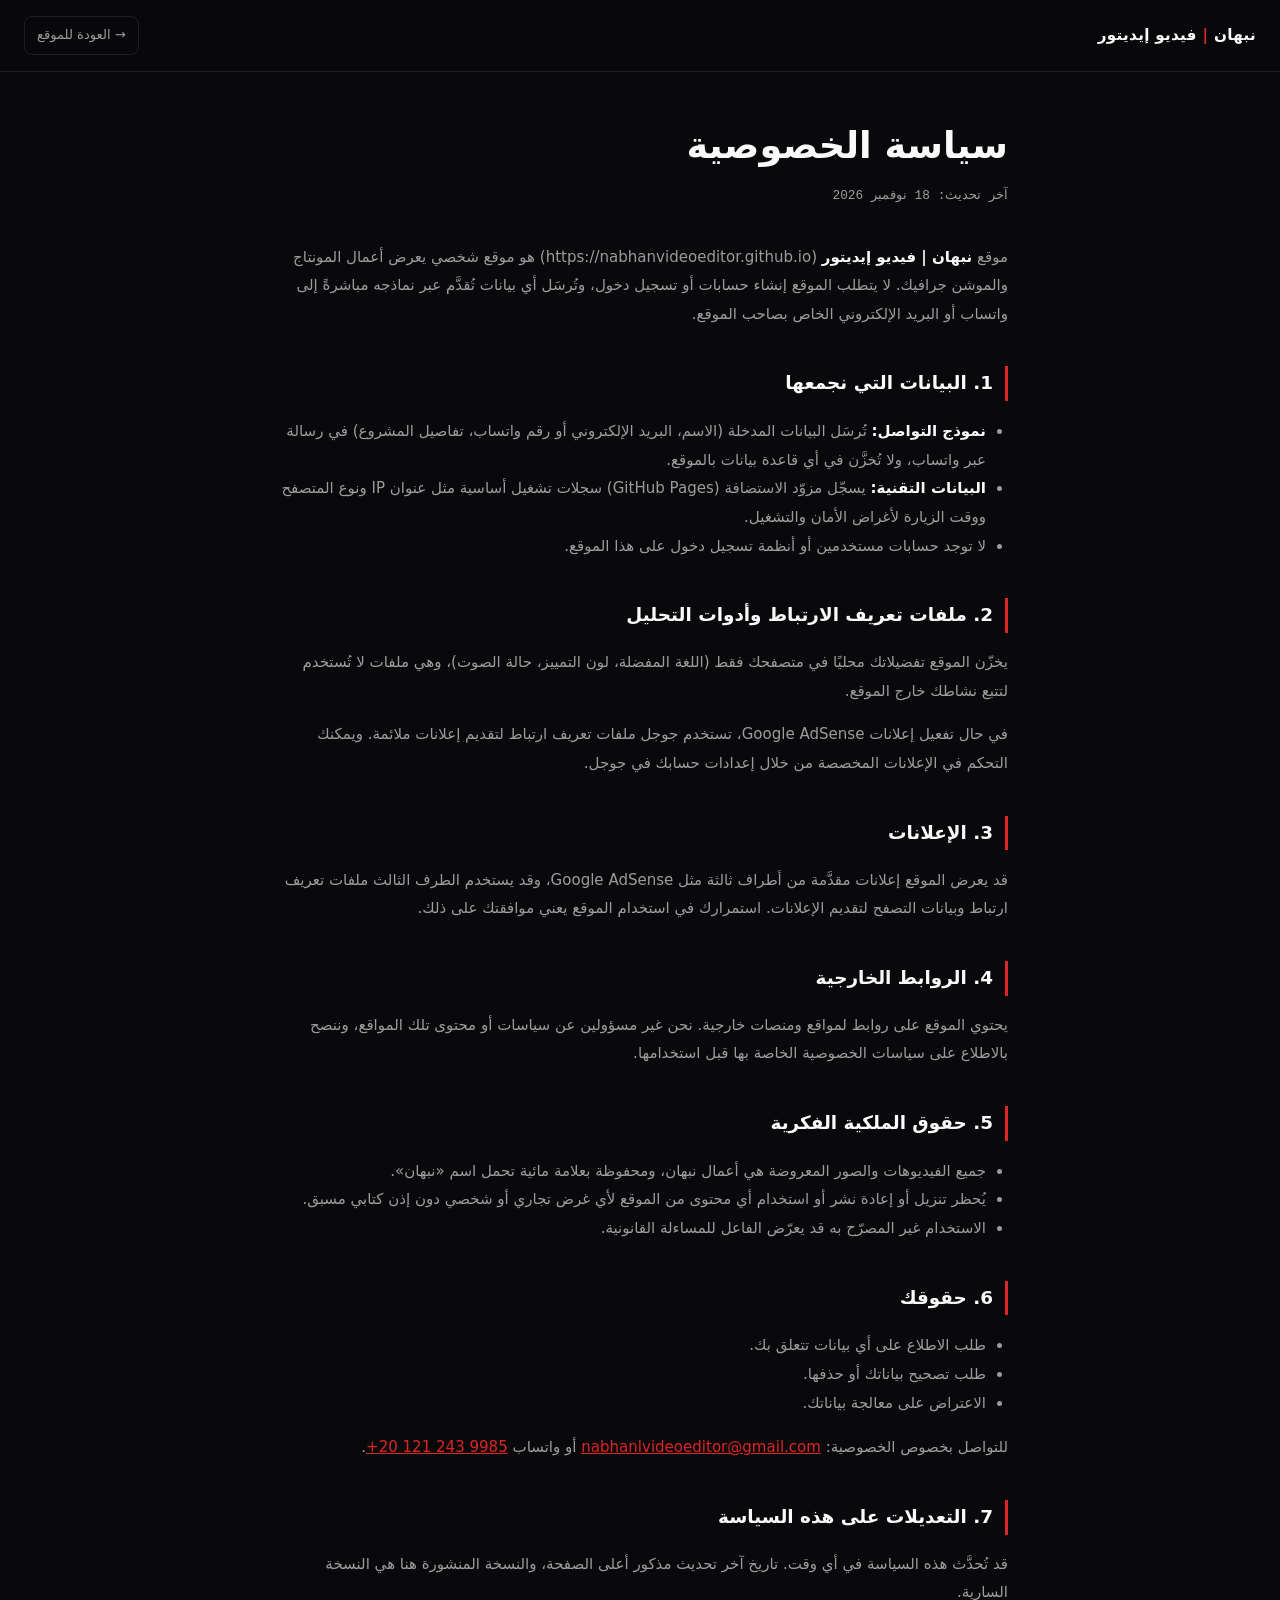
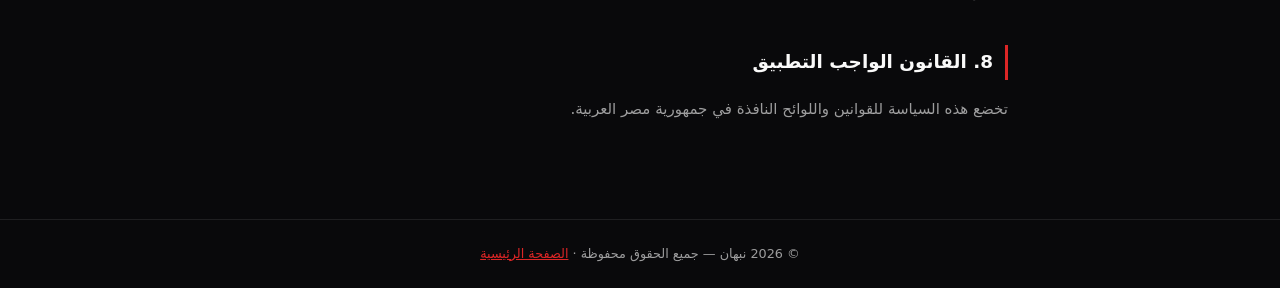
<file: privacy.html>
<!DOCTYPE html>
<html lang="ar" dir="rtl">
<head>
<meta charset="UTF-8">
<meta name="viewport" content="width=device-width, initial-scale=1.0">
<meta name="theme-color" content="#09090B">
<title>سياسة الخصوصية — نبهان | فيديو إيديتور</title>
<meta name="description" content="سياسة الخصوصية لموقع نبهان — فيديو إيديتور: البيانات التي نجمعها، الكوكيز، الإعلانات، وحقوقك.">
<link rel="canonical" href="https://nabhanvideoeditor.github.io/privacy.html">
<style>
  * { box-sizing: border-box; }
  :root {
    --bg: #09090B; --surface: #101014; --line: rgba(255,255,255,.09);
    --text: #FAFAFA; --muted: rgba(255,255,255,.6); --accent: #DC2626;
  }
  body {
    margin: 0; background: var(--bg); color: var(--text);
    font-family: "Cairo","Tajawal",system-ui,-apple-system,"Segoe UI",sans-serif;
    line-height: 1.9; -webkit-font-smoothing: antialiased;
  }
  .top {
    border-bottom: 1px solid var(--line); padding: 16px 24px;
    display: flex; align-items: center; justify-content: space-between; gap: 16px;
    position: sticky; top: 0; background: rgba(9,9,11,.85); backdrop-filter: blur(10px);
  }
  .brand { font-weight: 700; letter-spacing: .3px; text-decoration: none; color: var(--text); font-size: .95rem; }
  .brand span { color: var(--accent); }
  .back { color: var(--muted); text-decoration: none; font-size: .82rem; border: 1px solid var(--line);
          padding: 6px 12px; border-radius: 8px; transition: .2s; }
  .back:hover { color: var(--text); border-color: var(--accent); }
  main { max-width: 780px; margin: 0 auto; padding: 48px 22px 80px; }
  h1 { font-size: clamp(1.6rem, 4vw, 2.3rem); margin: 0 0 6px; line-height: 1.4; }
  .updated { color: var(--muted); font-size: .8rem; font-family: ui-monospace, monospace; margin-bottom: 34px; }
  h2 { font-size: 1.15rem; margin: 38px 0 10px; padding-inline-start: 12px; border-inline-start: 3px solid var(--accent); }
  p, li { color: var(--muted); font-size: .94rem; }
  ul { padding-inline-start: 22px; }
  strong { color: var(--text); font-weight: 600; }
  a { color: var(--accent); word-break: break-word; }
  code { background: var(--surface); border: 1px solid var(--line); border-radius: 6px;
         padding: 1px 6px; font-size: .82rem; font-family: ui-monospace, monospace; direction: ltr; }
  .card { background: var(--surface); border: 1px solid var(--line); border-radius: 12px;
          padding: 16px 18px; margin: 14px 0; }
  footer.site { border-top: 1px solid var(--line); padding: 22px; text-align: center;
                color: var(--muted); font-size: .8rem; }
</style>
</head>
<body>

<header class="top">
  <a class="brand" href="./">نبهان <span>|</span> فيديو إيديتور</a>
  <a class="back" href="./">→ العودة للموقع</a>
</header>

<main>
  <h1>سياسة الخصوصية</h1>
  <p class="updated">آخر تحديث: 18 نوفمبر 2026</p>

  <p>موقع <strong>نبهان | فيديو إيديتور</strong> (https://nabhanvideoeditor.github.io) هو موقع شخصي يعرض أعمال المونتاج والموشن جرافيك. لا يتطلب الموقع إنشاء حسابات أو تسجيل دخول، وتُرسَل أي بيانات تُقدَّم عبر نماذجه مباشرةً إلى واتساب أو البريد الإلكتروني الخاص بصاحب الموقع.</p>

  <h2>1. البيانات التي نجمعها</h2>
  <ul>
    <li><strong>نموذج التواصل:</strong> تُرسَل البيانات المدخلة (الاسم، البريد الإلكتروني أو رقم واتساب، تفاصيل المشروع) في رسالة عبر واتساب، ولا تُخزَّن في أي قاعدة بيانات بالموقع.</li>
    <li><strong>البيانات التقنية:</strong> يسجّل مزوّد الاستضافة (GitHub Pages) سجلات تشغيل أساسية مثل عنوان IP ونوع المتصفح ووقت الزيارة لأغراض الأمان والتشغيل.</li>
    <li>لا توجد حسابات مستخدمين أو أنظمة تسجيل دخول على هذا الموقع.</li>
  </ul>

  <h2>2. ملفات تعريف الارتباط وأدوات التحليل</h2>
  <p>يخزّن الموقع تفضيلاتك محليًا في متصفحك فقط (اللغة المفضلة، لون التمييز، حالة الصوت)، وهي ملفات لا تُستخدم لتتبع نشاطك خارج الموقع.</p>
  <p>في حال تفعيل إعلانات Google AdSense، تستخدم جوجل ملفات تعريف ارتباط لتقديم إعلانات ملائمة. ويمكنك التحكم في الإعلانات المخصصة من خلال إعدادات حسابك في جوجل.</p>

  <h2>3. الإعلانات</h2>
  <p>قد يعرض الموقع إعلانات مقدَّمة من أطراف ثالثة مثل Google AdSense، وقد يستخدم الطرف الثالث ملفات تعريف ارتباط وبيانات التصفح لتقديم الإعلانات. استمرارك في استخدام الموقع يعني موافقتك على ذلك.</p>

  <h2>4. الروابط الخارجية</h2>
  <p>يحتوي الموقع على روابط لمواقع ومنصات خارجية. نحن غير مسؤولين عن سياسات أو محتوى تلك المواقع، وننصح بالاطلاع على سياسات الخصوصية الخاصة بها قبل استخدامها.</p>

  <h2>5. حقوق الملكية الفكرية</h2>
  <ul>
    <li>جميع الفيديوهات والصور المعروضة هي أعمال نبهان، ومحفوظة بعلامة مائية تحمل اسم «نبهان».</li>
    <li>يُحظر تنزيل أو إعادة نشر أو استخدام أي محتوى من الموقع لأي غرض تجاري أو شخصي دون إذن كتابي مسبق.</li>
    <li>الاستخدام غير المصرّح به قد يعرّض الفاعل للمساءلة القانونية.</li>
  </ul>

  <h2>6. حقوقك</h2>
  <ul>
    <li>طلب الاطلاع على أي بيانات تتعلق بك.</li>
    <li>طلب تصحيح بياناتك أو حذفها.</li>
    <li>الاعتراض على معالجة بياناتك.</li>
  </ul>
  <p>للتواصل بخصوص الخصوصية: <a href="mailto:nabhanlvideoeditor@gmail.com">nabhanlvideoeditor@gmail.com</a> أو واتساب <a href="https://wa.me/201212439985" dir="ltr">+20 121 243 9985</a>.</p>

  <h2>7. التعديلات على هذه السياسة</h2>
  <p>قد تُحدَّث هذه السياسة في أي وقت. تاريخ آخر تحديث مذكور أعلى الصفحة، والنسخة المنشورة هنا هي النسخة السارية.</p>

  <h2>8. القانون الواجب التطبيق</h2>
  <p>تخضع هذه السياسة للقوانين واللوائح النافذة في جمهورية مصر العربية.</p>
</main>

<footer class="site">
  © 2026 نبهان — جميع الحقوق محفوظة · <a href="./">الصفحة الرئيسية</a>
</footer>

</body>
</html>
</file>
<file: css/style.css>
/* =====================================================================
   موقع نبهان — ملف التصميم
   فونت العربية: Panorama Naskh (ملف محلي في assets/fonts)
   ===================================================================== */

@font-face {
  font-family: "Panorama Naskh";
  src: url("../assets/fonts/PanoramaNaskhMobile-Regular.otf") format("opentype");
  font-weight: 400;
  font-style: normal;
  font-display: swap;
  /* الفونت عربي فقط — الأرقام والحروف اللاتينية تسقط على الفونت اللي بعده */
  unicode-range: U+0600-06FF, U+0750-077F, U+08A0-08FF, U+FB50-FDFF, U+FE70-FEFF, U+0660-0669, U+06F0-06F9;
}

/* -------------------- 1. الأساسيات -------------------- */
*, *::before, *::after { box-sizing: border-box; }

:root {
  --bg: #09090B;
  --surface: #121215;
  --surface-2: #18181C;
  --line: rgba(255, 255, 255, 0.08);
  --line-strong: rgba(255, 255, 255, 0.14);
  --text: #FAFAFA;
  --muted: #A1A1AA;
  --muted-2: #71717A;
  --accent: #DC2626;
  --accent-dark: #991B1B;
  --accent-soft: rgba(220, 38, 38, 0.14);
  --on-accent: #FFFFFF;          /* لون النص فوق الخلفية الملونة */

  --font-body: "Panorama Naskh", "Plus Jakarta Sans", "Tajawal", "Segoe UI", sans-serif;
  --font-en: "Plus Jakarta Sans", "Panorama Naskh", "Segoe UI", sans-serif;
  --font-display: "Syne", "Panorama Naskh", "Plus Jakarta Sans", sans-serif;
  --font-mono: "JetBrains Mono", ui-monospace, monospace;

  --radius: 18px;
  --radius-lg: 26px;
  --container: 1200px;
  --header-h: 74px;
}

html { scroll-behavior: smooth; overflow-x: hidden; scroll-padding-top: calc(var(--header-h) + 24px); }

body {
  margin: 0;
  background: var(--bg);
  color: var(--text);
  font-family: var(--font-body);
  font-size: 16px;
  line-height: 1.7;
  overflow-x: hidden;
  -webkit-font-smoothing: antialiased;
}

/* اللغة الإنجليزية: مونت لاتيني أوضح */
html[lang="en"] body { font-family: var(--font-en); }
html[lang="en"] h1,
html[lang="en"] h2,
html[lang="en"] h3,
html[lang="en"] .display { font-family: var(--font-display); letter-spacing: -0.01em; }

html[lang="ar"] h1,
html[lang="ar"] h2,
html[lang="ar"] h3,
html[lang="ar"] .display { font-family: var(--font-body); letter-spacing: 0; }

img, video, iframe { max-width: 100%; display: block; }
a { color: inherit; text-decoration: none; }
button { font: inherit; cursor: pointer; }
input, textarea, select { font: inherit; }

::selection { background: var(--accent); color: var(--on-accent); }

::-webkit-scrollbar { width: 10px; }
::-webkit-scrollbar-track { background: var(--bg); }
::-webkit-scrollbar-thumb { background: #27272A; border-radius: 99px; }
::-webkit-scrollbar-thumb:hover { background: var(--accent); }

/* -------------------- 2. عناصر عامة -------------------- */
.container {
  width: 100%;
  max-width: var(--container);
  margin-inline: auto;
  padding-inline: 24px;
}

.section { padding-block: 96px; position: relative; }
.section--tight { padding-block: 72px; }
.section--surface { background: rgba(255, 255, 255, 0.018); border-block: 1px solid var(--line); }

.eyebrow {
  font-family: var(--font-mono);
  font-size: 0.72rem;
  letter-spacing: 0.22em;
  text-transform: uppercase;
  color: var(--accent);
  margin: 0 0 14px;
}

.section-title {
  font-size: clamp(1.9rem, 4vw, 3rem);
  font-weight: 700;
  line-height: 1.15;
  margin: 0 0 18px;
  text-wrap: pretty;
}

.section-sub {
  color: var(--muted);
  font-size: 1.05rem;
  max-width: 640px;
  margin: 0;
}

.section-head { margin-bottom: 48px; }
.section-head--split {
  display: flex;
  flex-wrap: wrap;
  align-items: flex-end;
  justify-content: space-between;
  gap: 24px;
}

/* أزرار */
.btn {
  display: inline-flex;
  align-items: center;
  justify-content: center;
  gap: 10px;
  padding: 14px 26px;
  border-radius: 14px;
  border: 1px solid transparent;
  font-weight: 700;
  font-size: 0.95rem;
  line-height: 1;
  transition: transform .2s ease, background .2s ease, border-color .2s ease, box-shadow .2s ease;
  white-space: nowrap;
}
.btn:active { transform: translateY(1px); }

.btn-primary {
  background: var(--accent);
  color: var(--on-accent);
  box-shadow: 0 12px 34px -12px color-mix(in srgb, var(--accent) 55%, transparent);
}
.btn-primary:hover { background: var(--accent-dark); border-color: var(--accent-dark); }

.btn-ghost {
  background: var(--surface);
  border-color: var(--line);
  color: var(--text);
}
.btn-ghost:hover { border-color: var(--line-strong); background: var(--surface-2); }

.btn-sm { padding: 10px 18px; font-size: 0.85rem; border-radius: 11px; }

/* شارة صغيرة */
.pill {
  display: inline-flex;
  align-items: center;
  gap: 10px;
  padding: 8px 16px;
  border-radius: 999px;
  background: var(--surface);
  border: 1px solid var(--line);
  font-family: var(--font-mono);
  font-size: 0.72rem;
  letter-spacing: 0.04em;
  color: var(--muted);
}
.pill-dot {
  width: 8px; height: 8px; border-radius: 50%;
  background: var(--accent);
  animation: pulse-dot 2s ease-out infinite;
}
@keyframes pulse-dot {
  0% { box-shadow: 0 0 0 0 rgba(220, 38, 38, .55); }
  70% { box-shadow: 0 0 0 9px rgba(220, 38, 38, 0); }
  100% { box-shadow: 0 0 0 0 rgba(220, 38, 38, 0); }
}

/* حالة الظهور عند التمرير */
.reveal { opacity: 0; transform: translateY(24px); transition: opacity .7s cubic-bezier(.16,1,.3,1), transform .7s cubic-bezier(.16,1,.3,1); }
.reveal.is-active { opacity: 1; transform: none; }

/* حبيبات فيلم + توهج */
.grain {
  position: fixed; inset: 0; z-index: 60; pointer-events: none; opacity: .03;
  background-image: url("data:image/svg+xml,%3Csvg viewBox='0 0 200 200' xmlns='http://www.w3.org/2000/svg'%3E%3Cfilter id='n'%3E%3CfeTurbulence type='fractalNoise' baseFrequency='0.85' numOctaves='3' stitchTiles='stitch'/%3E%3C/filter%3E%3Crect width='100%25' height='100%25' filter='url(%23n)'/%3E%3C/svg%3E");
}
.ambient-glow {
  position: fixed; top: -140px; left: 50%; transform: translateX(-50%);
  width: min(900px, 100vw); height: 420px; z-index: 0; pointer-events: none;
  background: radial-gradient(closest-side, var(--accent-soft), transparent 70%);
  filter: blur(40px);
}

/* شبكة خلفية خفيفة */
.bg-grid {
  background-image:
    linear-gradient(to right, rgba(255,255,255,0.028) 1px, transparent 1px),
    linear-gradient(to bottom, rgba(255,255,255,0.028) 1px, transparent 1px);
  background-size: 52px 52px;
}

/* -------------------- 3. الهيدر -------------------- */
.site-header {
  position: fixed; top: 0; inset-inline: 0; z-index: 50;
  height: var(--header-h);
  display: flex; align-items: center;
  background: rgba(9, 9, 11, 0.72);
  backdrop-filter: blur(16px);
  -webkit-backdrop-filter: blur(16px);
  border-bottom: 1px solid transparent;
  transition: border-color .3s ease, background .3s ease;
}
.site-header.is-scrolled { border-bottom-color: var(--line); background: rgba(9, 9, 11, 0.9); }

.header-inner {
  width: 100%; max-width: var(--container); margin-inline: auto; padding-inline: 24px;
  display: flex; align-items: center; justify-content: space-between; gap: 20px;
}

.brand { display: flex; align-items: center; gap: 12px; }
.brand-logo-wrap { position: relative; display: block; width: 42px; height: 42px; flex-shrink: 0; transition: transform .35s cubic-bezier(.2,.8,.2,1); animation: logo-glow 4.4s ease-in-out infinite; }
.brand:hover .brand-logo-wrap { transform: translateY(-2px) scale(1.06); }
.brand-logo-anim { position: absolute; inset: 0; display: block; animation: logo-breathe 4.4s ease-in-out infinite; }
.logo-layer { position: absolute; inset: 0; display: block; }
.logo-base { background: url("../assets/img/logo-base.png?v=8") center / contain no-repeat; }
.logo-letters {
  background: url("../assets/img/logo-letters-cinema.png?v=8") center / contain no-repeat;
}
html[data-theme="studio"]    .logo-letters { background-image: url("../assets/img/logo-letters-studio.png?v=8"); }
html[data-theme="midnight"]  .logo-letters { background-image: url("../assets/img/logo-letters-midnight.png?v=8"); }
html[data-theme="emerald"]   .logo-letters { background-image: url("../assets/img/logo-letters-emerald.png?v=8"); }
html[data-theme="royal"]     .logo-letters { background-image: url("../assets/img/logo-letters-royal.png?v=8"); }
html[data-theme="editorial"] .logo-letters { background-image: url("../assets/img/logo-letters-editorial.png?v=8"); }
.brand-logo-shine {
  position: absolute; inset: 0; pointer-events: none;
  background: url("../assets/img/logo-shine.png?v=8") center / contain no-repeat;
  mix-blend-mode: screen;
  opacity: 0;
  animation: logo-shine 4.4s ease-in-out infinite;
}
@keyframes logo-shine {
  0% { opacity: 0; }
  28% { opacity: .95; }
  62% { opacity: .22; }
  100% { opacity: 0; }
}
@keyframes logo-glow {
  0%, 100% { filter: drop-shadow(0 0 0 color-mix(in srgb, var(--accent) 0%, transparent)); }
  50% { filter: drop-shadow(0 0 9px color-mix(in srgb, var(--accent) 55%, transparent)); }
}
@keyframes logo-breathe { 0%, 100% { transform: scale(1); } 50% { transform: scale(1.035); } }
.brand-text { display: flex; flex-direction: column; line-height: 1.15; }
.brand-name { font-family: var(--font-display); font-weight: 700; font-size: 1.2rem; letter-spacing: 0.06em; }
html[lang="ar"] .brand-name { font-family: var(--font-body); letter-spacing: 0; }
.brand-sub { font-family: var(--font-mono); font-size: 0.62rem; letter-spacing: 0.2em; text-transform: uppercase; color: var(--muted); }

.main-nav { display: flex; align-items: center; gap: 30px; }
.main-nav a {
  color: var(--muted); font-size: 0.92rem; font-weight: 600;
  transition: color .2s ease; position: relative;
}
.main-nav a:hover { color: var(--text); }
.main-nav a::after {
  content: ""; position: absolute; bottom: -8px; inset-inline-start: 0; height: 2px; width: 0;
  background: var(--accent); transition: width .25s ease;
}
.main-nav a:hover::after { width: 100%; }

.header-actions { display: flex; align-items: center; gap: 12px; }

.lang-toggle {
  display: inline-flex; align-items: center; gap: 8px;
  padding: 9px 14px; border-radius: 11px;
  background: var(--surface); border: 1px solid var(--line); color: var(--text);
  font-family: var(--font-mono); font-size: 0.75rem; font-weight: 700;
  transition: border-color .2s ease, background .2s ease;
}
.lang-toggle:hover { border-color: var(--accent); }
.lang-toggle svg { color: var(--accent); width: 15px; height: 15px; }

.menu-btn {
  display: none; align-items: center; justify-content: center;
  width: 42px; height: 42px; border-radius: 11px;
  background: var(--surface); border: 1px solid var(--line); color: var(--text);
}

.mobile-menu {
  display: none;
  border-bottom: 1px solid var(--line);
  background: var(--surface);
  padding: 18px 24px 24px;
  flex-direction: column; gap: 4px;
}
.mobile-menu.is-open { display: flex; }
.mobile-menu a {
  padding: 13px 6px; color: var(--muted); font-weight: 600;
  border-bottom: 1px solid var(--line);
}
.mobile-menu a:last-child { border-bottom: 0; color: var(--text); }

/* -------------------- 4. الهيرو -------------------- */
.hero {
  position: relative;
  padding-block: calc(var(--header-h) + 72px) 80px;
  border-bottom: 1px solid var(--line);
  overflow: hidden;
}
.hero .container { position: relative; z-index: 2; }

.hero-title {
  font-size: clamp(2.1rem, 5.6vw, 4.3rem);
  font-weight: 700;
  line-height: 1.14;
  letter-spacing: -0.015em;
  max-width: 19ch;
  margin: 22px 0 20px;
  text-wrap: balance;
}
html[lang="ar"] .hero-title { letter-spacing: 0; line-height: 1.35; }

.hero-title .hl {
  color: transparent;
  background: linear-gradient(100deg, var(--text) 10%, var(--accent) 90%);
  -webkit-background-clip: text; background-clip: text;
}

.hero-sub {
  color: var(--muted);
  font-size: clamp(1rem, 1.6vw, 1.2rem);
  max-width: 680px;
  margin: 0 0 34px;
}

.hero-cta { display: flex; flex-wrap: wrap; gap: 14px; margin-bottom: 54px; }

.play-badge {
  position: relative;
  display: inline-flex; align-items: center; justify-content: center;
  width: 34px; height: 34px; border-radius: 50%;
  background: rgba(255,255,255,0.14);
}
.play-badge::before {
  content: ""; position: absolute; inset: -4px; border-radius: 50%;
  border: 1.5px solid var(--accent);
  animation: pulse-ring 2.2s ease-out infinite;
}
.play-badge svg { width: 12px; height: 12px; margin-inline-start: 2px; }
@keyframes pulse-ring {
  0% { transform: scale(.92); opacity: .8; }
  70% { transform: scale(1.4); opacity: 0; }
  100% { transform: scale(1.4); opacity: 0; }
}

.stats {
  display: grid; grid-template-columns: repeat(4, 1fr); gap: 16px;
  padding-top: 34px; border-top: 1px solid var(--line);
}
.stat {
  padding: 20px; border-radius: var(--radius);
  background: rgba(255,255,255,0.02); border: 1px solid var(--line);
}
.stat-value {
  /* الأرقام دايماً بفونت لاتيني حتى تظهر في العربي والإنجليزي */
  font-family: var(--font-display); font-weight: 700;
  font-size: clamp(1.7rem, 3vw, 2.4rem); line-height: 1; margin-bottom: 8px;
}
.stat-value .sfx { color: var(--accent); }
.stat-label { color: var(--muted); font-size: 0.86rem; }

/* -------------------- 5. الأعمال -------------------- */
.filter-tabs {
  display: flex; flex-wrap: wrap; gap: 8px;
  padding: 6px; border-radius: 16px;
  background: var(--surface); border: 1px solid var(--line);
  width: fit-content;
}
.filter-btn {
  padding: 11px 20px; border-radius: 12px; border: 0;
  background: transparent; color: var(--muted);
  font-weight: 700; font-size: 0.88rem;
  transition: background .2s ease, color .2s ease;
}
.filter-btn:hover { color: var(--text); }
.filter-btn.is-active { background: var(--accent); color: var(--on-accent); }

.work-grid {
  display: grid; grid-template-columns: repeat(3, 1fr); gap: 26px;
}

.work-card {
  display: flex; flex-direction: column;
  border-radius: var(--radius-lg); overflow: hidden;
  background: var(--surface); border: 1px solid var(--line);
  transition: transform .3s ease, border-color .3s ease, box-shadow .3s ease;
}
.work-card:hover {
  transform: translateY(-5px);
  border-color: rgba(220, 38, 38, 0.55);
  box-shadow: 0 26px 50px -26px rgba(220, 38, 38, 0.45);
}

.work-thumb {
  position: relative; aspect-ratio: 16 / 9; overflow: hidden;
  background: #0c0c0e;
}
.work-thumb img {
  width: 100%; height: 100%; object-fit: cover;
  opacity: .88; transition: transform .5s ease, opacity .3s ease;
}
.work-card:hover .work-thumb img { transform: scale(1.05); opacity: 1; }
.work-thumb::after {
  content: ""; position: absolute; inset: 0;
  background: linear-gradient(to top, rgba(18,18,21,.95), rgba(0,0,0,.15) 55%, transparent);
}
.thumb-badges {
  position: absolute; top: 14px; inset-inline: 14px; z-index: 2;
  display: flex; align-items: center; justify-content: space-between; gap: 8px;
}
.badge {
  padding: 6px 11px; border-radius: 9px;
  font-family: var(--font-mono); font-size: 0.68rem; font-weight: 700;
  background: rgba(9,9,11,.82); backdrop-filter: blur(8px);
  border: 1px solid var(--line); color: var(--text);
}
.badge--accent { background: var(--accent); border-color: var(--accent); color: var(--on-accent); }

.thumb-play {
  position: absolute; inset: 0; z-index: 2;
  display: flex; align-items: center; justify-content: center;
}
.thumb-play span {
  width: 56px; height: 56px; border-radius: 50%;
  display: flex; align-items: center; justify-content: center;
  background: rgba(220, 38, 38, .95); color: #fff;
  box-shadow: 0 12px 30px -8px rgba(220, 38, 38, .6);
  transform: scale(.9); opacity: .92;
  transition: transform .3s ease, opacity .3s ease;
}
.work-card:hover .thumb-play span { transform: scale(1.06); opacity: 1; }
.thumb-play svg { width: 18px; height: 18px; margin-inline-start: 3px; }

.work-body { padding: 22px 22px 18px; flex: 1; }
.work-tag {
  font-family: var(--font-mono); font-size: 0.68rem; letter-spacing: .12em;
  text-transform: uppercase; color: var(--accent); margin-bottom: 10px;
}
.work-title {
  font-size: 1.2rem; font-weight: 700; line-height: 1.35;
  margin: 0 0 10px; transition: color .2s ease;
}
.work-card:hover .work-title { color: var(--accent); }
.work-desc {
  color: var(--muted); font-size: 0.9rem; margin: 0;
  display: -webkit-box; -webkit-line-clamp: 2; -webkit-box-orient: vertical; overflow: hidden;
}

.work-foot {
  display: flex; align-items: center; justify-content: space-between; gap: 10px;
  padding: 14px 22px; border-top: 1px solid var(--line);
}
.work-tools { display: flex; flex-wrap: wrap; gap: 6px; }
.tool-chip {
  padding: 5px 9px; border-radius: 7px;
  background: var(--bg); border: 1px solid var(--line);
  font-family: var(--font-mono); font-size: 0.64rem; color: var(--muted);
}
.work-watch {
  display: inline-flex; align-items: center; gap: 7px; flex-shrink: 0;
  font-size: 0.8rem; font-weight: 700; color: var(--text);
  transition: color .2s ease;
}
.work-card:hover .work-watch { color: var(--accent); }
.work-watch svg { width: 12px; height: 12px; }

.work-note {
  margin-top: 30px; padding: 16px 20px;
  border-radius: var(--radius);
  background: rgba(255,255,255,0.02);
  border: 1px dashed var(--line-strong);
  display: flex; align-items: center; gap: 12px;
  color: var(--muted); font-size: 0.85rem;
}
.work-note svg { color: var(--accent); flex-shrink: 0; width: 17px; height: 17px; }

/* -------------------- 6. الخدمات -------------------- */
.svc-grid { display: grid; grid-template-columns: repeat(3, 1fr); gap: 24px; align-items: stretch; }

.svc-card {
  position: relative; display: flex; flex-direction: column;
  padding: 30px; border-radius: var(--radius-lg);
  background: var(--surface); border: 1px solid var(--line);
  transition: border-color .3s ease, transform .3s ease, box-shadow .3s ease;
}
.svc-card:hover { border-color: color-mix(in srgb, var(--accent) 50%, transparent); transform: translateY(-4px); }
.svc-card--featured {
  background: linear-gradient(to bottom, var(--surface-2), var(--surface));
  border-color: color-mix(in srgb, var(--accent) 55%, transparent);
  box-shadow: 0 24px 50px -28px color-mix(in srgb, var(--accent) 45%, transparent);
}
.svc-flag {
  position: absolute; top: -13px; inset-inline-end: 22px;
  padding: 6px 13px; border-radius: 999px;
  background: var(--accent); color: var(--on-accent);
  font-family: var(--font-mono); font-size: 0.64rem; font-weight: 700;
  letter-spacing: .1em; text-transform: uppercase;
}
.svc-icon {
  width: 54px; height: 54px; border-radius: 15px;
  display: flex; align-items: center; justify-content: center;
  background: var(--bg); border: 1px solid var(--line);
  color: var(--accent); margin-bottom: 22px;
}
.svc-card--featured .svc-icon { background: var(--accent-soft); border-color: rgba(220,38,38,.4); }
.svc-icon svg { width: 24px; height: 24px; }
.svc-num { font-family: var(--font-mono); font-size: 0.72rem; color: var(--muted); margin-bottom: 4px; }
.svc-card--featured .svc-num { color: var(--accent); }
.svc-title { font-size: 1.35rem; font-weight: 700; margin: 0 0 12px; }
.svc-desc { color: var(--muted); font-size: 0.92rem; margin: 0 0 22px; }
.svc-feats { list-style: none; margin: 0 0 26px; padding: 20px 0 0; border-top: 1px solid var(--line); display: grid; gap: 12px; }
.svc-feats li { display: flex; align-items: flex-start; gap: 10px; font-size: 0.9rem; color: var(--muted); }
.svc-feats svg { color: var(--accent); flex-shrink: 0; width: 15px; height: 15px; margin-top: 5px; }
.svc-card .btn { margin-top: auto; width: 100%; }

/* -------------------- 7. الأدوات وخطوات العمل -------------------- */
.arsenal-tools { display: grid; grid-template-columns: repeat(4, 1fr); gap: 18px; margin-bottom: 70px; }
.tool-card {
  padding: 22px; border-radius: var(--radius);
  background: var(--surface); border: 1px solid var(--line);
  transition: border-color .25s ease, transform .25s ease;
}
.tool-card:hover { border-color: rgba(220,38,38,.4); transform: translateY(-3px); }
.tool-top { display: flex; align-items: center; justify-content: space-between; margin-bottom: 16px; }
.tool-logo {
  width: 46px; height: 46px; border-radius: 12px;
  display: flex; align-items: center; justify-content: center;
  font-family: var(--font-display); font-weight: 800; font-size: 1.05rem;
  background: #00005B; border: 1px solid rgba(255,255,255,.16);
}
.tool-badge {
  padding: 5px 9px; border-radius: 7px;
  background: var(--accent-soft); color: var(--accent);
  font-family: var(--font-mono); font-size: 0.6rem; font-weight: 700; letter-spacing: .1em;
}
.tool-name { font-size: 1.02rem; font-weight: 700; margin: 0 0 8px; }
.tool-desc { color: var(--muted); font-size: 0.85rem; margin: 0; }

.wf-grid { display: grid; grid-template-columns: repeat(4, 1fr); gap: 18px; counter-reset: step; }
.wf-step {
  position: relative; padding: 24px;
  border-radius: var(--radius);
  background: rgba(255,255,255,0.02); border: 1px solid var(--line);
}
.wf-num {
  font-family: var(--font-mono); font-size: 0.8rem; font-weight: 700;
  color: var(--accent); letter-spacing: .12em; display: block; margin-bottom: 14px;
}
.wf-title { font-size: 1.05rem; font-weight: 700; margin: 0 0 10px; }
.wf-desc { color: var(--muted); font-size: 0.87rem; margin: 0; }

/* -------------------- 8. التواصل -------------------- */
.contact-grid { display: grid; grid-template-columns: 1fr 1.15fr; gap: 40px; align-items: start; }

.contact-channels { display: grid; gap: 14px; margin-bottom: 26px; }
.channel {
  display: flex; align-items: center; justify-content: space-between; gap: 14px;
  padding: 16px 18px; border-radius: var(--radius);
  background: var(--surface); border: 1px solid var(--line);
  transition: border-color .25s ease;
}
.channel:hover { border-color: rgba(220,38,38,.5); }
.channel-main { display: flex; align-items: center; gap: 14px; }
.channel-icon {
  width: 42px; height: 42px; border-radius: 11px; flex-shrink: 0;
  display: flex; align-items: center; justify-content: center;
  background: rgba(16,185,129,.1); color: #34D399;
}
.channel-icon--mail { background: rgba(220,38,38,.1); color: var(--accent); }
.channel-icon svg { width: 19px; height: 19px; }
.channel-label { font-size: 0.9rem; font-weight: 700; }
.channel-value { font-family: var(--font-mono); font-size: 0.78rem; color: var(--muted); }
.copy-btn {
  padding: 7px 12px; border-radius: 8px;
  background: var(--bg); border: 1px solid var(--line);
  font-family: var(--font-mono); font-size: 0.66rem; color: var(--muted);
  transition: color .2s ease, border-color .2s ease;
}
.copy-btn:hover { color: var(--text); border-color: var(--line-strong); }

.socials { margin-top: 8px; }
.socials-label {
  font-family: var(--font-mono); font-size: 0.68rem; letter-spacing: .18em;
  text-transform: uppercase; color: var(--muted); margin-bottom: 14px;
}
.socials-row { display: flex; flex-wrap: wrap; gap: 10px; }
.social-link {
  width: 44px; height: 44px; border-radius: 12px;
  display: flex; align-items: center; justify-content: center;
  background: var(--surface); border: 1px solid var(--line); color: var(--muted);
  transition: color .2s ease, border-color .2s ease, transform .2s ease;
}
.social-link:hover { color: var(--accent); border-color: rgba(220,38,38,.5); transform: translateY(-2px); }
.social-link svg { width: 18px; height: 18px; }

/* الفورم */
.form-card {
  padding: 30px; border-radius: var(--radius-lg);
  background: var(--surface); border: 1px solid var(--line);
}
.form-grid { display: grid; grid-template-columns: 1fr 1fr; gap: 16px; }
.form-field { display: flex; flex-direction: column; gap: 8px; }
.form-field--full { grid-column: 1 / -1; }
.form-label {
  font-family: var(--font-mono); font-size: 0.68rem; font-weight: 700;
  letter-spacing: .1em; text-transform: uppercase; color: var(--muted);
}
.form-input, .form-select, .form-textarea {
  width: 100%; padding: 14px 16px; border-radius: 12px;
  background: var(--bg); border: 1px solid var(--line);
  color: var(--text); font-size: 0.92rem;
  transition: border-color .2s ease, box-shadow .2s ease;
}
.form-textarea { min-height: 120px; resize: vertical; }
.form-input::placeholder, .form-textarea::placeholder { color: rgba(161,161,170,.45); }
.form-input:focus, .form-select:focus, .form-textarea:focus {
  outline: none; border-color: var(--accent);
  box-shadow: 0 0 0 3px rgba(220,38,38,.14);
}
.form-select { appearance: none; background-image: linear-gradient(45deg, transparent 50%, var(--muted) 50%), linear-gradient(135deg, var(--muted) 50%, transparent 50%); background-position: calc(100% - 21px) 50%, calc(100% - 16px) 50%; background-size: 5px 5px; background-repeat: no-repeat; }
.form-actions { margin-top: 22px; }
.form-actions .btn { width: 100%; }

.form-success { text-align: center; padding: 40px 10px; }
.form-success-icon {
  width: 68px; height: 68px; margin: 0 auto 20px; border-radius: 50%;
  display: flex; align-items: center; justify-content: center;
  background: rgba(16,185,129,.12); color: #34D399;
}
.form-success-icon svg { width: 30px; height: 30px; }
.form-success h3 { font-size: 1.4rem; margin: 0 0 10px; }
.form-success p { color: var(--muted); margin: 0 0 24px; }

/* -------------------- 9. الفوتر -------------------- */
.site-footer {
  border-top: 1px solid var(--line);
  padding-block: 30px;
  background: var(--bg);
}
.footer-inner {
  display: flex; flex-wrap: wrap; align-items: center; justify-content: space-between; gap: 16px;
}
.footer-brand { display: flex; align-items: center; gap: 10px; font-weight: 800; letter-spacing: .04em; }
.footer-copy { color: var(--muted); font-size: 0.85rem; }
.footer-tag { font-family: var(--font-mono); font-size: 0.68rem; letter-spacing: .16em; text-transform: uppercase; color: var(--muted-2); }

/* -------------------- 10. المودال -------------------- */
.modal {
  position: fixed; inset: 0; z-index: 80;
  display: flex; align-items: center; justify-content: center;
  padding: 20px; background: rgba(0,0,0,.9);
  backdrop-filter: blur(10px); -webkit-backdrop-filter: blur(10px);
  opacity: 0; visibility: hidden; transition: opacity .25s ease, visibility .25s ease;
}
.modal.is-open { opacity: 1; visibility: visible; }
.modal-box {
  width: 100%; max-width: 900px; max-height: 92vh; overflow-y: auto;
  border-radius: var(--radius-lg);
  background: var(--surface); border: 1px solid var(--line-strong);
  box-shadow: 0 40px 90px -30px rgba(0,0,0,.9);
  transform: translateY(14px) scale(.985); transition: transform .28s cubic-bezier(.16,1,.3,1);
}
.modal.is-open .modal-box { transform: none; }
.modal-head {
  display: flex; align-items: center; justify-content: space-between; gap: 14px;
  padding: 18px 22px; border-bottom: 1px solid var(--line);
  background: rgba(9,9,11,.6); position: sticky; top: 0; z-index: 2;
}
.modal-title-wrap { display: flex; align-items: center; gap: 12px; min-width: 0; }
.modal-title { font-size: 1.05rem; font-weight: 700; margin: 0; overflow: hidden; text-overflow: ellipsis; white-space: nowrap; }
.modal-close {
  width: 38px; height: 38px; border-radius: 10px; flex-shrink: 0;
  display: flex; align-items: center; justify-content: center;
  background: var(--surface); border: 1px solid var(--line); color: var(--text);
  transition: background .2s ease, border-color .2s ease;
}
.modal-close:hover { background: var(--accent); border-color: var(--accent); }
.modal-close svg { width: 16px; height: 16px; }
.modal-stage { background: #000; aspect-ratio: 16 / 9; position: relative; overflow: hidden; }
.modal-loading {
  position: absolute; inset: 0; display: flex; align-items: center; justify-content: center; gap: 10px;
  color: var(--muted); font-family: var(--font-mono); font-size: .8rem; letter-spacing: .4px;
}
.modal-loading .spinner {
  width: 22px; height: 22px; border-radius: 50%;
  border: 2px solid rgba(255,255,255,.22); border-top-color: var(--accent);
  animation: wm-spin .8s linear infinite;
}
@keyframes wm-spin { to { transform: rotate(360deg); } }
.about-grid { display: grid; grid-template-columns: 1fr 1.15fr; gap: 48px; align-items: center; }
.about-p { color: var(--muted); line-height: 2; margin: 0 0 16px; font-size: .98rem; }
.about-points { list-style: none; margin: 22px 0 0; padding: 0; display: grid; gap: 12px; }
.about-points li { display: flex; gap: 10px; align-items: flex-start; font-size: .92rem; color: var(--text); }
.about-points svg { width: 16px; height: 16px; color: var(--accent); flex-shrink: 0; margin-top: 3px; }
.footer-legal { color: rgba(255,255,255,.45); text-decoration: none; font-size: .82rem; margin-inline-start: 12px; transition: color .2s; }
.footer-legal:hover { color: var(--accent); }
.ad-wrap { padding-block: 20px; }
.ad-slot {
  min-height: 90px; display: flex; align-items: center; justify-content: center;
  background: rgba(255,255,255,.02); border: 1px dashed rgba(255,255,255,.1);
  border-radius: 12px; position: relative;
}
.ad-slot--rect { min-height: 250px; }
.ad-label {
  position: absolute; top: -9px; inset-inline-start: 14px; padding: 1px 8px;
  background: #0B0B0D; color: rgba(255,255,255,.4);
  font-family: var(--font-mono); font-size: .62rem; letter-spacing: 1.2px; text-transform: uppercase;
}
@media (max-width: 900px) { .about-grid { grid-template-columns: 1fr; gap: 26px; } }
.modal-stage video, .modal-stage iframe { width: 100%; height: 100%; border: 0; object-fit: contain; background: #000; }
.modal-stage--vertical { aspect-ratio: 9 / 16; max-height: 62vh; margin-inline: auto; }
.modal-tag { display: block; font-size: .78rem; color: var(--muted); font-family: var(--font-mono); margin-top: 2px; overflow: hidden; text-overflow: ellipsis; white-space: nowrap; }
.modal-clips { display: flex; flex-wrap: wrap; gap: 8px; padding: 12px 22px 0; }
.modal-clips[hidden] { display: none; }
.clip-chip {
  display: inline-flex; align-items: center; gap: 8px;
  padding: 8px 13px; border-radius: 10px; cursor: pointer;
  background: rgba(255,255,255,.04); border: 1px solid var(--line); color: var(--text);
  font-family: inherit; font-size: .8rem; transition: border-color .2s, background .2s, color .2s;
}
.clip-chip svg { width: 13px; height: 13px; color: var(--accent); flex-shrink: 0; }
.clip-chip:hover { border-color: var(--accent); }
.clip-chip.is-active { background: var(--accent); border-color: var(--accent); color: var(--on-accent); }
.clip-chip.is-active svg { color: var(--on-accent); }
.modal-breakdown {
  display: grid; grid-template-columns: repeat(3, 1fr); gap: 22px;
  padding: 24px 22px 28px;
}
.modal-breakdown h4 {
  font-family: var(--font-mono); font-size: 0.66rem; letter-spacing: .14em;
  text-transform: uppercase; color: var(--accent); margin: 0 0 8px;
}
.modal-breakdown p { color: var(--muted); font-size: 0.86rem; margin: 0; }
.modal-breakdown .is-result p { color: var(--text); font-weight: 600; }
.modal-empty {
  height: 100%; display: flex; flex-direction: column; align-items: center; justify-content: center;
  gap: 12px; color: var(--muted); padding: 40px; text-align: center;
}
.modal-empty svg { color: var(--accent); width: 34px; height: 34px; }

/* -------------------- 11. التجاوب -------------------- */
@media (max-width: 1080px) {
  .work-grid { grid-template-columns: repeat(2, 1fr); }
  .svc-grid { grid-template-columns: 1fr; max-width: 620px; margin-inline: auto; }
  .arsenal-tools { grid-template-columns: repeat(2, 1fr); }
  .wf-grid { grid-template-columns: repeat(2, 1fr); }
  .contact-grid { grid-template-columns: 1fr; }
}

@media (max-width: 860px) {
  .main-nav { display: none; }
  .menu-btn { display: inline-flex; }
  .header-cta { display: none; }
  .stats { grid-template-columns: repeat(2, 1fr); }
  .section { padding-block: 70px; }
}

@media (max-width: 640px) {
  .container { padding-inline: 18px; }
  .work-grid { grid-template-columns: 1fr; }
  .arsenal-tools { grid-template-columns: 1fr; }
  .wf-grid { grid-template-columns: 1fr; }
  .form-grid { grid-template-columns: 1fr; }
  .modal-breakdown { grid-template-columns: 1fr; }
  .hero { padding-block: calc(var(--header-h) + 48px) 60px; }
  .hero-cta .btn { width: 100%; }
  .footer-inner { flex-direction: column; text-align: center; }
  .stats { gap: 12px; }
  .stat { padding: 16px; }
}

/* -------------------- 11b. تقوية الموبايل -------------------- */
/* منع أي محتوى من توسيع عمود الشبكة وقص الصفحة أفقياً */
.contact-grid > *, .work-grid > *, .svc-grid > *, .arsenal-tools > *,
.wf-grid > *, .stats > *, .about-grid > * { min-width: 0; }

/* الهدر الثابت ما يغطاش عنوان القسم لما نضغط على القايمة */
section[id], #siteFooter { scroll-margin-top: calc(var(--header-h) + 20px); }

/* كروت التواصل: الإيميل طويل ومش بيتكسر — خليه يلف */
.channel { flex-wrap: wrap; row-gap: 8px; }
.channel-main { min-width: 0; flex: 1 1 200px; }
.channel-value, .channel-label { overflow-wrap: anywhere; word-break: break-word; }
.channel-icon { flex-shrink: 0; }

/* حقول الفورم ما تخرجش عن الكرت */
.form-card input, .form-card select, .form-card textarea,
.form-grid input, .form-grid select, .form-grid textarea { max-width: 100%; min-width: 0; }

@media (max-width: 640px) {
  .swatch { width: 36px; height: 36px; }
  .modal-close { width: 44px; height: 44px; }
  .footer-legal { display: inline-block; padding: 9px 0; margin-inline-start: 0; }
  .hero-title { font-size: clamp(1.6rem, 7.4vw, 2rem); }
  .section-title { font-size: clamp(1.4rem, 6vw, 1.7rem); }
}

/* -------------------- 12. أجواء المونتاج والمؤثرات -------------------- */
html[lang="ar"] h1, html[lang="ar"] h2, html[lang="ar"] h3,
html[lang="ar"] .display, html[lang="ar"] .brand-name,
html[lang="ar"] .svc-title,
html[lang="ar"] .work-title, html[lang="ar"] .tool-name,
html[lang="ar"] .wf-title, html[lang="ar"] .modal-title,
html[lang="ar"] .form-success h3 { font-weight: 600; }

/* شريط تقدم القراءة */
.scroll-progress { position: fixed; top: 0; inset-inline-start: 0; height: 2px; width: 0; background: var(--accent); z-index: 70; box-shadow: 0 0 12px var(--accent-soft); }

/* شاشة البداية */
.loader { position: fixed; inset: 0; z-index: 100; background: var(--bg); display: flex; flex-direction: column; align-items: center; justify-content: center; gap: 20px; transition: opacity .55s ease, visibility .55s; }
.loader.is-done { opacity: 0; visibility: hidden; }
.loader-clap { width: 64px; height: 40px; position: relative; }
.loader-logo { position: relative; display: block; width: 88px; height: 88px; animation: loader-logo-in .9s cubic-bezier(.2,.8,.2,1) both, loader-logo-float 3.4s ease-in-out .9s infinite; }
@keyframes loader-logo-in { from { opacity: 0; transform: scale(.7) translateY(12px); } to { opacity: 1; transform: none; } }
@keyframes loader-logo-float { 0%, 100% { transform: translateY(0); } 50% { transform: translateY(-6px); } }
.loader-clap::before { content: ""; position: absolute; inset: 0; background: var(--surface); border: 1px solid var(--line-strong); border-radius: 8px; }
.loader-clap::after { content: ""; position: absolute; top: -9px; inset-inline-start: 0; height: 10px; width: 100%; background: repeating-linear-gradient(90deg, var(--accent) 0 12px, var(--surface-2) 12px 24px); border-radius: 3px; transform-origin: inset-inline-start bottom; animation: clap 1.1s ease-in-out infinite; }
@keyframes clap { 0%, 100% { transform: rotate(0); } 50% { transform: rotate(-9deg); } }
.loader-title { font-family: var(--font-mono); font-size: .72rem; letter-spacing: .3em; color: var(--muted); text-transform: uppercase; }
.loader-bar { width: 200px; height: 2px; background: rgba(255,255,255,.1); overflow: hidden; border-radius: 2px; }
.loader-bar span { display: block; height: 100%; width: 40%; background: var(--accent); animation: load 1.1s ease-in-out infinite; }
@keyframes load { 0% { transform: translateX(-110%); } 100% { transform: translateX(560%); } }

/* وقت الكود */
.timecode { display: inline-flex; align-items: center; gap: 8px; font-family: var(--font-mono); font-size: .68rem; letter-spacing: .1em; color: var(--muted); padding: 8px 12px; border-radius: 10px; background: var(--surface); border: 1px solid var(--line); }
.timecode .rec { width: 7px; height: 7px; border-radius: 50%; background: var(--accent); box-shadow: 0 0 10px var(--accent); animation: blink 1.3s steps(1) infinite; }
@keyframes blink { 50% { opacity: .1; } }

/* شريط متحرك */
.marquee { overflow: hidden; border-block: 1px solid var(--line); background: rgba(255,255,255,.015); padding-block: 13px; position: relative; }
.marquee-track { display: flex; width: max-content; direction: ltr; animation: marquee 30s linear infinite; }
.marquee:hover .marquee-track { animation-play-state: paused; }
.marquee-item { display: inline-flex; align-items: center; gap: 14px; padding-inline: 20px; font-family: var(--font-mono); font-size: .76rem; letter-spacing: .18em; text-transform: uppercase; color: var(--muted); white-space: nowrap; }
.marquee-item::after { content: ""; width: 6px; height: 6px; background: var(--accent); transform: rotate(45deg); flex-shrink: 0; }
@keyframes marquee { from { transform: translateX(0); } to { transform: translateX(-50%); } }

/* إطار الصورة الآمنة */
.hero-frame { position: absolute; inset: 16px; z-index: 1; pointer-events: none; }
.hero-frame i { position: absolute; width: 24px; height: 24px; border: 1.5px solid rgba(255,255,255,.2); }
.hero-frame .f-tl { top: 0; inset-inline-start: 0; border-inline-end: 0; border-block-end: 0; }
.hero-frame .f-tr { top: 0; inset-inline-end: 0; border-inline-start: 0; border-block-end: 0; }
.hero-frame .f-bl { bottom: 0; inset-inline-start: 0; border-inline-end: 0; border-block-start: 0; }
.hero-frame .f-br { bottom: 0; inset-inline-end: 0; border-inline-start: 0; border-block-start: 0; }

/* بطاقة المشهد */
.slate { display: inline-flex; align-items: center; gap: 14px; padding: 10px 16px; border-radius: 12px; background: rgba(9,9,11,.6); border: 1px solid var(--line); backdrop-filter: blur(8px); font-family: var(--font-mono); font-size: .7rem; letter-spacing: .12em; color: var(--muted); }
.slate b { color: var(--text); font-weight: 700; }
.slate .dot { width: 7px; height: 7px; border-radius: 50%; background: var(--accent); animation: blink 1.3s steps(1) infinite; }

/* خط فيلم بين الأقسام */
.film-strip { height: 26px; background: #0c0c0e; border-block: 1px solid var(--line); position: relative; overflow: hidden; }
.film-strip::before { content: ""; position: absolute; inset: 0; background-image: radial-gradient(circle at 10px 50%, rgba(255,255,255,.16) 3px, transparent 4px); background-size: 28px 100%; }

/* لمعة الكروت */
.work-thumb::before { content: ""; position: absolute; inset: 0; z-index: 1; background: linear-gradient(105deg, transparent 42%, rgba(255,255,255,.1) 50%, transparent 58%); transform: translateX(-130%); transition: transform .9s ease; pointer-events: none; }
.work-card:hover .work-thumb::before { transform: translateX(130%); }

/* خط قبل عناوين الأقسام */
.eyebrow { display: flex; align-items: center; gap: 12px; }
.eyebrow::before { content: ""; width: 28px; height: 1px; background: var(--accent); flex-shrink: 0; }

/* أنواع ظهور */
.reveal-left { opacity: 0; transform: translateX(40px); transition: opacity .8s cubic-bezier(.16,1,.3,1), transform .8s cubic-bezier(.16,1,.3,1); }
html[dir="rtl"] .reveal-left { transform: translateX(-40px); }
.reveal-left.is-active { opacity: 1; transform: none; }
.reveal-zoom { opacity: 0; transform: scale(.94); transition: opacity .8s cubic-bezier(.16,1,.3,1), transform .8s cubic-bezier(.16,1,.3,1); }
.reveal-zoom.is-active { opacity: 1; transform: none; }

/* زر الصوت */
.sound-toggle { display: inline-flex; align-items: center; justify-content: center; width: 38px; height: 38px; border-radius: 11px; background: var(--surface); border: 1px solid var(--line); color: var(--muted); transition: color .2s, border-color .2s; }
.sound-toggle:hover { color: var(--text); border-color: var(--accent); }
.sound-toggle svg { width: 16px; height: 16px; }
.sound-toggle.is-off { color: var(--muted-2); }

/* مسطرة زمنية */
.timeline-ruler { display: flex; align-items: center; gap: 14px; padding-top: 26px; }
.timeline-ruler .track { flex: 1; height: 1px; background: var(--line-strong); position: relative; }
.timeline-ruler .playhead { position: absolute; top: -4px; width: 2px; height: 9px; background: var(--accent); inset-inline-start: 0; animation: playhead 9s linear infinite; }
@keyframes playhead { from { inset-inline-start: 0; } to { inset-inline-start: 100%; } }

/* سطر الهيرو العلوي + كلمات العنوان */
.hero-top { display: flex; flex-wrap: wrap; align-items: center; justify-content: space-between; gap: 16px; }
.hero-title .w { display: inline-block; opacity: 0; transform: translateY(16px); animation: wordIn .7s cubic-bezier(.16,1,.3,1) forwards; }
.hero-title .hl-w { color: transparent; background: linear-gradient(100deg, var(--text) 10%, var(--accent) 90%); -webkit-background-clip: text; background-clip: text; }
@keyframes wordIn { to { opacity: 1; transform: none; } }

@media (max-width: 900px) {
  .timecode { display: none; }
}

/* تخفيف سماكة الفونت */
.hero-title, .section-title, .brand-name, .stat-value, .svc-title,
.work-title, .tool-name, .wf-title, .modal-title, .form-success h3 { font-weight: 600; }
html[lang="ar"] h1, html[lang="ar"] h2, html[lang="ar"] h3,
html[lang="ar"] .display, html[lang="ar"] .brand-name,
html[lang="ar"] .svc-title,
html[lang="ar"] .work-title, html[lang="ar"] .tool-name,
html[lang="ar"] .wf-title, html[lang="ar"] .modal-title,
html[lang="ar"] .form-success h3 { font-weight: 500; }

/* -------------------- 14. الماوس والمؤشر والومضة -------------------- */
.has-cursor, .has-cursor a, .has-cursor button, .has-cursor input,
.has-cursor select, .has-cursor textarea, .has-cursor .work-card,
.has-cursor .filter-btn, .has-cursor .social-link { cursor: none; }

.cursor-dot, .cursor-ring {
  position: fixed; top: 0; left: 0; z-index: 120; pointer-events: none; border-radius: 50%;
}
.cursor-dot {
  width: 5px; height: 5px; margin: -2.5px 0 0 -2.5px;
  background: #fff; box-shadow: 0 0 0 1.5px var(--accent);
}
.cursor-ring {
  width: 34px; height: 34px; margin: -17px 0 0 -17px;
  color: rgba(255,255,255,.55);
  transition: width .22s ease, height .22s ease, margin .22s ease, color .22s ease;
}
.cursor-ring svg { display: block; width: 100%; height: 100%; animation: cursorSpin 11s linear infinite; }
.cursor-ring.is-active { width: 48px; height: 48px; margin: -24px 0 0 -24px; color: var(--accent); }
@keyframes cursorSpin { to { transform: rotate(360deg); } }
@media (pointer: coarse) {
  .cursor-dot, .cursor-ring { display: none; }
  .has-cursor, .has-cursor * { cursor: auto; }
}

/* توهج الماوس في الهيرو */
.hero-spot {
  position: absolute; inset: 0; z-index: 1; pointer-events: none;
  background: radial-gradient(620px circle at var(--sx, 50%) var(--sy, 50%), rgba(220,38,38,.13), transparent 62%);
}

/* توهج الماوس على الكروت */
.work-thumb::after {
  content: ""; position: absolute; inset: 0; z-index: 1; pointer-events: none;
  background: radial-gradient(240px circle at var(--mx, 50%) var(--my, 50%), rgba(255,255,255,.16), transparent 60%);
  opacity: 0; transition: opacity .3s ease;
}
.work-card:hover .work-thumb::after { opacity: 1; }

/* الموجة الصوتية */
.hero-audio { display: flex; align-items: center; gap: 16px; margin-top: 26px; }
.waveform { display: flex; align-items: center; gap: 3px; height: 30px; }
.waveform span {
  width: 3px; height: 100%; border-radius: 2px; background: var(--accent);
  transform: scaleY(.22); transform-origin: center; opacity: .75;
  animation: wave 1.15s ease-in-out infinite;
}
@keyframes wave { 0%, 100% { transform: scaleY(.22); } 50% { transform: scaleY(1); } }
.wave-label { font-family: var(--font-mono); font-size: .62rem; letter-spacing: .2em; color: var(--muted-2); text-transform: uppercase; white-space: nowrap; }

/* ومضة القطع */
.cut-flash {
  position: fixed; inset: 0; z-index: 95; pointer-events: none;
  background: linear-gradient(100deg, transparent 20%, rgba(220,38,38,.22) 50%, transparent 80%);
  transform: translateX(-110%);
}
.cut-flash.go { transform: translateX(110%); transition: transform .22s cubic-bezier(.16,1,.3,1); }
html[dir="rtl"] .cut-flash { transform: translateX(110%); }
html[dir="rtl"] .cut-flash.go { transform: translateX(-110%); }


/* شريحة الكاميرا */
.tool-chip.cam { color: var(--accent); border-color: color-mix(in srgb, var(--accent) 45%, transparent); }

/* زرار الألوان */
.palette-btn {
  display: inline-flex; align-items: center; justify-content: center;
  width: 38px; height: 38px; border-radius: 11px;
  background: var(--surface); border: 1px solid var(--line); color: var(--muted);
  transition: color .2s ease, border-color .2s ease;
}
.palette-btn:hover { color: var(--text); border-color: var(--accent); }
.palette-btn svg { width: 16px; height: 16px; }

/* لوحة الستايل والألوان */
.palette-pop {
  position: fixed; top: calc(var(--header-h) + 10px); inset-inline-end: 24px; z-index: 90;
  display: block; width: 272px; padding: 12px; border-radius: 16px;
  background: var(--surface); border: 1px solid var(--line-strong);
  box-shadow: 0 26px 50px -24px rgba(0,0,0,.85);
  opacity: 0; visibility: hidden; transform: translateY(-6px);
  transition: opacity .2s ease, transform .2s ease, visibility .2s;
}
.palette-pop.is-open { opacity: 1; visibility: visible; transform: none; }
.style-pop-head {
  font-family: var(--font-mono); font-size: .58rem; letter-spacing: .2em;
  text-transform: uppercase; color: var(--muted-2); margin-bottom: 9px;
}
.theme-grid { display: grid; grid-template-columns: repeat(3, 1fr); gap: 8px; margin-bottom: 11px; }
.theme-card {
  border: 1px solid var(--line); border-radius: 10px; padding: 5px;
  background: transparent; color: var(--text); cursor: pointer; font-family: inherit;
  transition: border-color .18s, transform .18s, box-shadow .18s;
}
.theme-card:hover { border-color: var(--accent); transform: translateY(-2px); }
.theme-card.is-active { border-color: var(--accent); box-shadow: 0 0 0 3px var(--accent-soft); }
.theme-preview { height: 40px; border-radius: 7px; overflow: hidden; padding: 7px; display: flex; flex-direction: column; gap: 4px; margin-bottom: 5px; }
.theme-preview i { display: block; height: 6px; border-radius: 3px; }
.theme-name { font-size: .6rem; line-height: 1.35; white-space: nowrap; overflow: hidden; text-overflow: ellipsis; }
.style-pop-sep { height: 1px; background: var(--line); margin: 11px 0; }
.swatch-row { display: flex; gap: 8px; flex-wrap: wrap; }
.swatch {
  width: 28px; height: 28px; border-radius: 50%;
  background: var(--sw); border: 2px solid transparent;
  transition: transform .15s ease, border-color .15s ease, box-shadow .15s ease;
}
.swatch:hover { transform: scale(1.14); }
.swatch.is-active { border-color: #fff; box-shadow: 0 0 0 2px var(--sw); }

/* -------------------- 13. خلفية المونتاج -------------------- */

/* حواف فيلم */
.film-edges { position: fixed; inset: 0; z-index: 0; display: none; justify-content: space-between; pointer-events: none; }
.film-edge { width: 22px; height: 100%; background: rgba(255,255,255,.025); position: relative; }
.film-edge:first-child { border-inline-end: 1px solid var(--line); }
.film-edge:last-child { border-inline-start: 1px solid var(--line); }
.film-edge::before {
  content: ""; position: absolute; inset: 0;
  background-image: radial-gradient(circle at 50% 12px, rgba(255,255,255,.14) 4px, transparent 5px);
  background-size: 22px 36px; background-repeat: repeat-y;
}
@media (min-width: 1300px) { .film-edges { display: flex; } }

/* خط سكان */
.scanline {
  position: fixed; left: 0; right: 0; top: -14vh; height: 14vh; z-index: 2; pointer-events: none;
  background: linear-gradient(to bottom, transparent, rgba(255,255,255,.03) 42%, var(--accent-soft) 50%, rgba(255,255,255,.03) 58%, transparent);
  animation: scanMove 17s linear infinite;
}
@keyframes scanMove { to { transform: translateY(128vh); } }

/* زوايا الفاتر */
.vf-corners { position: fixed; inset: 12px; z-index: 3; pointer-events: none; display: none; }
.vc { position: absolute; width: 22px; height: 22px; border: 1.5px solid var(--line-strong); }
.vc-tl { top: 0; left: 0; border-inline-end: 0; border-block-end: 0; }
.vc-tr { top: 0; right: 0; border-inline-start: 0; border-block-end: 0; }
.vc-bl { bottom: 0; left: 0; border-inline-end: 0; border-block-start: 0; }
.vc-br { bottom: 0; right: 0; border-inline-start: 0; border-block-start: 0; }
@media (min-width: 1000px) { .vf-corners { display: block; } }

/* تايم لاين المونتاج */
.edit-timeline-band { border-block: 1px solid var(--line); background: color-mix(in srgb, var(--text) 4%, transparent); padding-block: 34px; overflow: hidden; }
.edit-timeline { position: relative; max-width: var(--container); margin-inline: auto; padding-inline: 24px; }
.tl-ruler { position: relative; height: 20px; border-bottom: 1px solid var(--line); margin-bottom: 12px; }
.tl-tick { position: absolute; bottom: 3px; font-family: var(--font-mono); font-size: .58rem; letter-spacing: .1em; color: var(--muted-2); transform: translateX(-50%); white-space: nowrap; }
.tl-tick.first { transform: none; }
.tl-tick.last { transform: translateX(-100%); }
.tl-track { display: flex; align-items: center; gap: 10px; margin-bottom: 9px; }
.tl-label { font-family: var(--font-mono); font-size: .6rem; color: var(--muted-2); width: 22px; flex-shrink: 0; }
.tl-lane { position: relative; flex: 1; height: 22px; background: var(--line); border-radius: 6px; }
.tl-clip {
  position: absolute; top: 3px; bottom: 3px; border-radius: 5px;
  display: flex; align-items: center; justify-content: center;
  font-family: var(--font-mono); font-size: .52rem; letter-spacing: .06em;
  color: var(--text); overflow: hidden; white-space: nowrap;
}
.tl-clip--v {
  background: linear-gradient(180deg,
    color-mix(in srgb, var(--accent) 55%, transparent),
    color-mix(in srgb, var(--accent) 26%, transparent));
  border: 1px solid color-mix(in srgb, var(--accent) 45%, transparent);
}
.tl-clip--g { background: linear-gradient(180deg, rgba(139,92,246,.5), rgba(139,92,246,.26)); border: 1px solid rgba(139,92,246,.4); }
.tl-clip--a { background: linear-gradient(180deg, rgba(16,185,129,.42), rgba(16,185,129,.2)); border: 1px solid rgba(16,185,129,.32); }
.tl-playhead { position: absolute; top: 16px; bottom: 0; width: 1px; background: var(--accent); box-shadow: 0 0 12px var(--accent); animation: tlPlay 24s linear infinite; }
@keyframes tlPlay { from { left: 0; } to { left: 100%; } }
@media (max-width: 640px) {
  .tl-clip { font-size: 0; }
  .tl-tick:nth-child(even) { display: none; }
}

/* موجة خلفية في قسم التواصل */
#contact { overflow: hidden; }
.contact-wave { position: absolute; inset-inline: 0; bottom: 0; height: 200px; display: flex; align-items: flex-end; gap: 5px; opacity: .08; pointer-events: none; }
.contact-wave span { flex: 1; height: 100%; background: var(--accent); border-radius: 2px 2px 0 0; transform: scaleY(.3); transform-origin: bottom; animation: wave 2.6s ease-in-out infinite; }
@media (max-width: 640px) { .contact-wave { height: 120px; opacity: .06; } }

/* -------------------- 14. تقليل الحركة -------------------- */
@media (prefers-reduced-motion: reduce) {
  html { scroll-behavior: auto; }
  *, *::before, *::after { animation-duration: .001ms !important; animation-iteration-count: 1 !important; transition-duration: .001ms !important; }
  .reveal { opacity: 1; transform: none; }
}

/* -------------------- 15. الستايلات (ثيمات) -------------------- */
/* كل ستايل بيغيّر منظومة الألوان كلها — الضغط على زرار الستايل بيبدّل بينهم */

html[data-theme="studio"] {
  --bg: #F4F4F1;
  --surface: #FFFFFF;
  --surface-2: #ECECE7;
  --line: rgba(18, 18, 20, 0.10);
  --line-strong: rgba(18, 18, 20, 0.20);
  --text: #131316;
  --muted: #565661;
  --muted-2: #8B8B96;
  --accent: #E11D48;
  --accent-dark: #9F1239;
  --accent-soft: rgba(225, 29, 72, 0.12);
  --radius: 14px;
}

html[data-theme="midnight"] {
  --bg: #080F1E;
  --surface: #0E1729;
  --surface-2: #152238;
  --line: rgba(148, 180, 255, 0.12);
  --line-strong: rgba(148, 180, 255, 0.24);
  --text: #EEF2FF;
  --muted: #9AA7C4;
  --muted-2: #6B7A99;
  --accent: #3B82F6;
  --accent-dark: #1D4ED8;
  --accent-soft: rgba(59, 130, 246, 0.16);
}

html[data-theme="emerald"] {
  --bg: #06120D;
  --surface: #0B1D15;
  --surface-2: #10291E;
  --line: rgba(110, 231, 183, 0.12);
  --line-strong: rgba(110, 231, 183, 0.26);
  --text: #ECFDF5;
  --muted: #9CC4B2;
  --muted-2: #6E9C88;
  --accent: #10B981;
  --accent-dark: #047857;
  --accent-soft: rgba(16, 185, 129, 0.16);
  --on-accent: #04241A;   /* نص داكن فوق الأخضر الفاتح */
}

html[data-theme="royal"] {
  --bg: #0E0919;
  --surface: #170F28;
  --surface-2: #201636;
  --line: rgba(196, 181, 253, 0.12);
  --line-strong: rgba(196, 181, 253, 0.24);
  --text: #F5F3FF;
  --muted: #B3A8D6;
  --muted-2: #8579AE;
  --accent: #8B5CF6;
  --accent-dark: #6D28D9;
  --accent-soft: rgba(139, 92, 246, 0.18);
}

html[data-theme="editorial"] {
  --bg: #F3EEE2;
  --surface: #FBF8EF;
  --surface-2: #E9E2D1;
  --line: rgba(60, 48, 30, 0.14);
  --line-strong: rgba(60, 48, 30, 0.26);
  --text: #1C1917;
  --muted: #6B5F4C;
  --muted-2: #94866E;
  --accent: #B45309;
  --accent-dark: #92400E;
  --accent-soft: rgba(180, 83, 9, 0.14);
  --radius: 10px;
}
</file>
